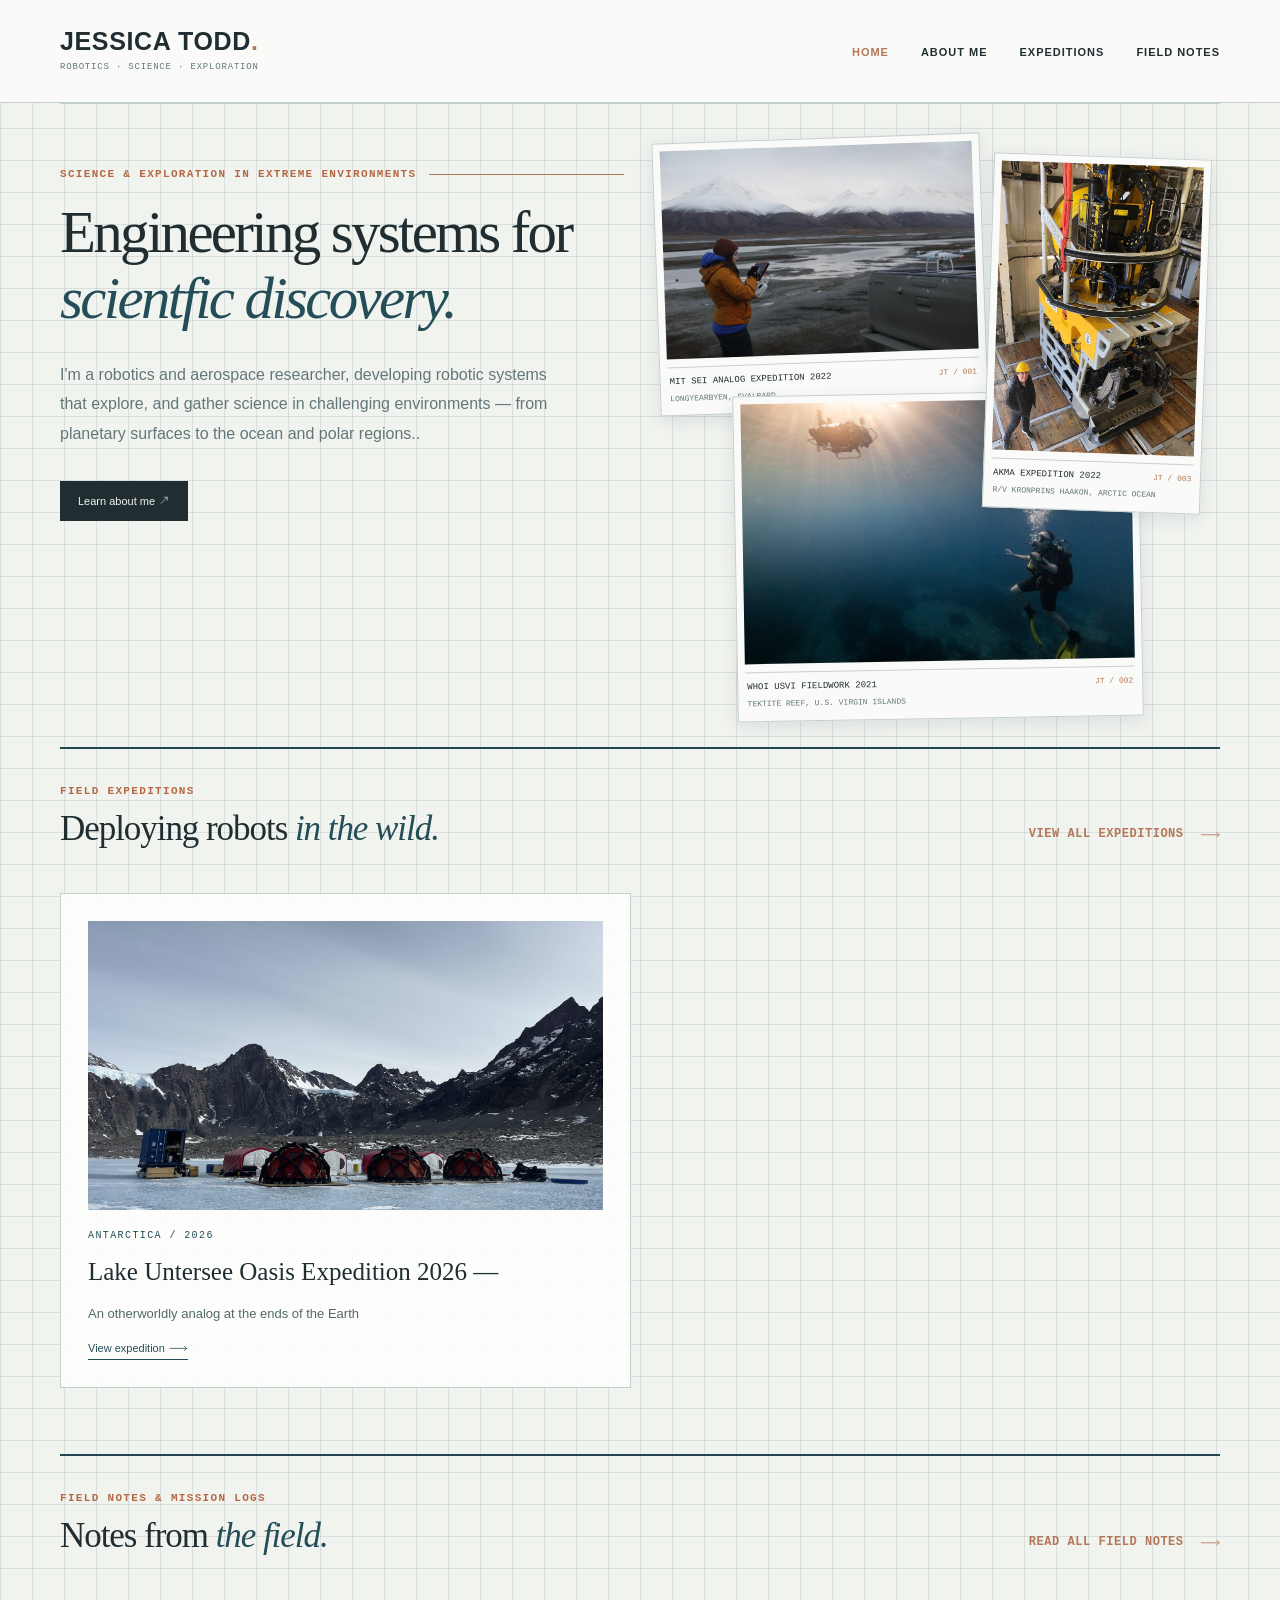
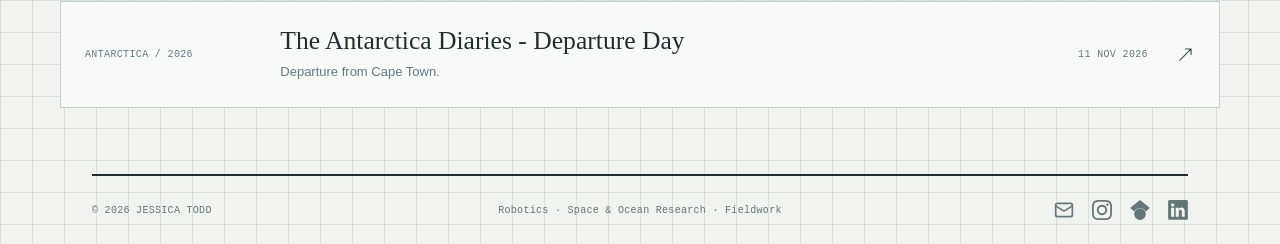
<file: index.html>
<!DOCTYPE html><html lang="en"><head><meta charset="UTF-8"><meta name="viewport" content="width=device-width, initial-scale=1"><meta name="description" content="Research, field expeditions, robotics and space exploration."><meta name="theme-color" content="#f1f3ef"><link rel="icon" type="image/svg+xml" href="/favicon.svg"><title>Jessica Todd — Research Notebook</title><link rel="stylesheet" href="/_astro/Arrow.DOM4Dn3G.css"></head><body><div class="page-shell"><header class="site-header"><a class="site-identity" href="/" aria-label="Jessica Todd — Home"><span class="wordmark">JESSICA TODD<span>.</span></span><span class="site-tagline">ROBOTICS · SCIENCE · EXPLORATION</span></a><nav aria-label="Main navigation"><a href="/" class="nav-link active">Home</a><a href="/about/" class="nav-link">About Me</a><a href="/expeditions/" class="nav-link">Expeditions</a><a href="/field-notes/" class="nav-link">Field Notes</a></nav></header><main><section class="exp-hero home-hero"><div><div class="atlas-index-line"><span class="eyebrow">SCIENCE & EXPLORATION IN EXTREME ENVIRONMENTS</span></div><h1>Engineering systems for <em>scientfic discovery.</em></h1><p class="hero-intro">I'm a robotics and aerospace researcher, developing robotic systems that explore, and gather science in challenging environments — from planetary surfaces to the ocean and polar regions..</p><div class="hero-actions"><a class="button button-dark link-with-arrow" href="/about/"><span>Learn about me </span><svg xmlns="http://www.w3.org/2000/svg" width="0.95em" height="0.95em" viewBox="0 0 24 24" fill="none" stroke="currentColor" stroke-width="1.4" stroke-linecap="round" stroke-linejoin="round" class aria-hidden="true" focusable="false"><path d="M5 19L19 5M12 5H19V12"></path></svg></a></div></div><div class="home-photo-composition" aria-label="Photographs from scientific fieldwork"><figure class="home-photo hero1"><div class="home-photo-image"><img src="/images/hero/_M7A6971.jpeg" alt="Drone surveying in Svalbard" loading="eager" decoding="async"></div><figcaption class="home-photo-caption"><div class="home-photo-caption-top"><span class="home-photo-expedition">MIT SEI ANALOG EXPEDITION 2022</span><span class="home-photo-number" aria-label="Collection photograph 001">JT / 001</span></div><span class="home-photo-location">LONGYEARBYEN, SVALBARD</span></figcaption></figure><figure class="home-photo hero2"><div class="home-photo-image"><img src="/images/hero/akma.png" alt="AEGIR ROV aboard R/V Kronprins Haakon" loading="eager" decoding="async"></div><figcaption class="home-photo-caption"><div class="home-photo-caption-top"><span class="home-photo-expedition">AKMA EXPEDITION 2022</span><span class="home-photo-number" aria-label="Collection photograph 003">JT / 003</span></div><span class="home-photo-location">R/V KRONPRINS HAAKON, ARCTIC OCEAN</span></figcaption></figure><figure class="home-photo hero3"><div class="home-photo-image"><img src="/images/hero/6D5A0852.jpg" alt="Underwater fieldwork in the U.S. Virgin Islands" loading="eager" decoding="async"></div><figcaption class="home-photo-caption"><div class="home-photo-caption-top"><span class="home-photo-expedition">WHOI USVI FIELDWORK 2021</span><span class="home-photo-number" aria-label="Collection photograph 002">JT / 002</span></div><span class="home-photo-location">TEKTITE REEF, U.S. VIRGIN ISLANDS</span></figcaption></figure></div></section><section class="section-block compact-section"><div class="section-heading"><div><p class="eyebrow">FIELD EXPEDITIONS</p><h2>Deploying robots <em>in the wild. </em></h2></div><a class="text-link link-with-arrow" href="/expeditions/"><span>View all expeditions </span><svg xmlns="http://www.w3.org/2000/svg" width="1.7em" height="0.8em" viewBox="0 0 34 16" fill="none" stroke="currentColor" stroke-width="1.4" stroke-linecap="round" stroke-linejoin="round" class aria-hidden="true" focusable="false"><path d="M2 8H32M28 4L32 8L28 12"></path></svg></a></div><div class="exp-card-grid"><a class="exp-card expedition-home-card" href="/expeditions/antarctica2026/"><img src="/images/expeditions/antarctica_2026/IMG_6200.JPG" alt="Camp SETI at Lake Untersee" loading="lazy"><p class="eyebrow">Antarctica / 2026</p><h3>Lake Untersee Oasis Expedition 2026 —</h3><p>An otherworldly analog at the ends of the Earth</p><span class="text-link link-with-arrow"><span>View expedition </span><svg xmlns="http://www.w3.org/2000/svg" width="1.7em" height="0.8em" viewBox="0 0 34 16" fill="none" stroke="currentColor" stroke-width="1.4" stroke-linecap="round" stroke-linejoin="round" class aria-hidden="true" focusable="false"><path d="M2 8H32M28 4L32 8L28 12"></path></svg></span></a></div></section><section class="section-block compact-section"><div class="section-heading"><div><p class="eyebrow">FIELD NOTES & MISSION LOGS</p><h2>Notes from <em>the field.</em></h2></div><a class="text-link link-with-arrow" href="/field-notes/"><span> Read all field notes </span><svg xmlns="http://www.w3.org/2000/svg" width="1.7em" height="0.8em" viewBox="0 0 34 16" fill="none" stroke="currentColor" stroke-width="1.4" stroke-linecap="round" stroke-linejoin="round" class aria-hidden="true" focusable="false"><path d="M2 8H32M28 4L32 8L28 12"></path></svg></a></div><!-- Horizontal field-note archive --><div class="home-fieldnotes-list"><a class="home-fieldnote-row" href="/field-notes/antarctica2026/311026/"><!-- Expedition / year --><div class="home-fieldnote-region">Antarctica / 2026</div><!-- Field-note title and description --><div class="home-fieldnote-content"><h3>The Antarctica Diaries - Departure Day</h3><p>Departure from Cape Town.</p></div><!-- Publication date and arrow --><div class="home-fieldnote-meta"><time datetime="2026-11-11">11 Nov 2026</time><span class="home-fieldnote-arrow" aria-hidden="true"><svg xmlns="http://www.w3.org/2000/svg" width="0.95em" height="0.95em" viewBox="0 0 24 24" fill="none" stroke="currentColor" stroke-width="1.4" stroke-linecap="round" stroke-linejoin="round" class aria-hidden="true" focusable="false"><path d="M5 19L19 5M12 5H19V12"></path></svg></span></div></a></div></section></main><footer class="site-footer page-shell"><div class="footer-inner"><div class="footer-left"><span>© 2026 JESSICA TODD</span></div><div class="footer-center"><span>Robotics · Space & Ocean Research · Fieldwork</span></div><div class="footer-right"><div class="social-links "><a href="mailto:jetodd@caltech.edu" aria-label="Email" title="Email"><span class="social-icon" style="--icon-url: url(&quot;/icons/email.svg&quot;)" aria-hidden="true"></span></a><a href="https://www.instagram.com/jess_thexplorer/" aria-label="Instagram" title="Instagram" target="_blank" rel="noopener noreferrer"><span class="social-icon" style="--icon-url: url(&quot;/icons/instagram.svg&quot;)" aria-hidden="true"></span></a><a href="https://scholar.google.com/citations?user=zuVELHgAAAAJ&amp;hl=en" aria-label="Google Scholar" title="Google Scholar" target="_blank" rel="noopener noreferrer"><span class="social-icon" style="--icon-url: url(&quot;/icons/googlescholar.svg&quot;)" aria-hidden="true"></span></a><a href="https://www.linkedin.com/in/jessicatodd7/" aria-label="LinkedIn" title="LinkedIn" target="_blank" rel="noopener noreferrer"><span class="social-icon" style="--icon-url: url(&quot;/icons/linkedin.svg&quot;)" aria-hidden="true"></span></a></div></div></div></footer></div></body></html>
</file>
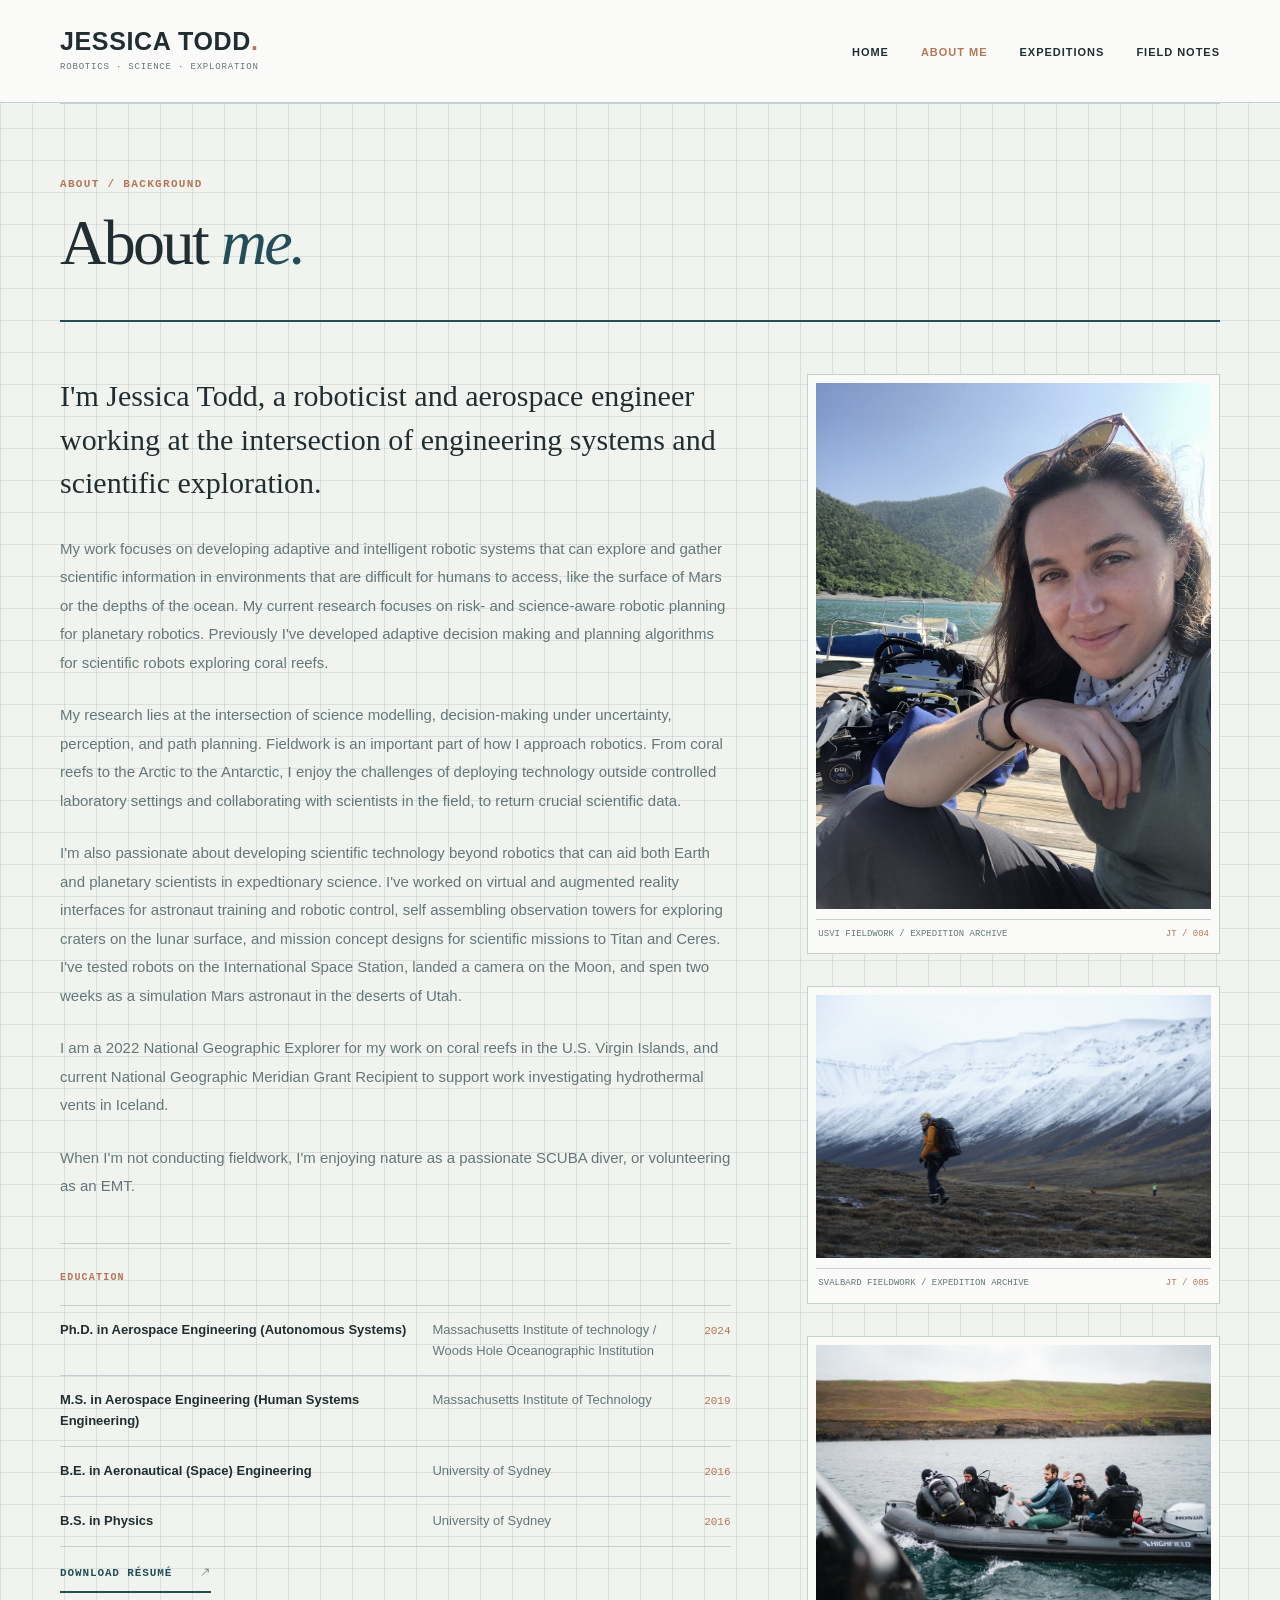
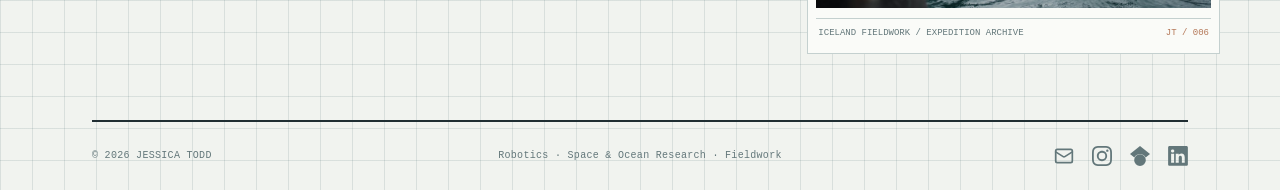
<file: about/index.html>
<!DOCTYPE html><html lang="en"><head><meta charset="UTF-8"><meta name="viewport" content="width=device-width, initial-scale=1"><meta name="description" content="Research, field expeditions, robotics and space exploration."><meta name="theme-color" content="#f1f3ef"><link rel="icon" type="image/svg+xml" href="/favicon.svg"><title>About — Jessica Todd</title><link rel="stylesheet" href="/_astro/Arrow.DOM4Dn3G.css"></head><body><div class="page-shell"><header class="site-header"><a class="site-identity" href="/" aria-label="Jessica Todd — Home"><span class="wordmark">JESSICA TODD<span>.</span></span><span class="site-tagline">ROBOTICS · SCIENCE · EXPLORATION</span></a><nav aria-label="Main navigation"><a href="/" class="nav-link">Home</a><a href="/about/" class="nav-link active">About Me</a><a href="/expeditions/" class="nav-link">Expeditions</a><a href="/field-notes/" class="nav-link">Field Notes</a></nav></header><main><section class="page-hero about-page-hero"><p class="eyebrow">ABOUT / BACKGROUND</p><h1>About <em>me.</em></h1></section><section class="about-content section-block"><div class="about-layout"><div class="about-biography"><p class="about-opening">I'm Jessica Todd, a roboticist and aerospace engineer working at the intersection of engineering systems and scientific exploration.</p><p>My work focuses on developing adaptive and intelligent robotic systems that can explore and gather scientific information in environments that are difficult for humans to access, like the surface of Mars or the depths of the ocean. My current research focuses on risk- and science-aware robotic planning for planetary robotics. Previously I've developed adaptive decision making and planning algorithms for scientific robots exploring coral reefs.</p><p>My research lies at the intersection of science modelling, decision-making under uncertainty, perception, and path planning.  Fieldwork is an important part of how I approach robotics. From coral reefs to the Arctic to the Antarctic, I enjoy the challenges of deploying technology outside controlled laboratory settings and collaborating with scientists in the field, to return crucial scientific data.</p><p>I'm also passionate about developing scientific technology beyond robotics that can aid both Earth and planetary scientists in expedtionary science. I've worked on virtual and augmented reality interfaces for astronaut training and robotic control, self assembling observation towers for exploring craters on the lunar surface, and mission concept designs for scientific missions to Titan and Ceres. I've tested robots on the International Space Station, landed a camera on the Moon, and spen two weeks as a simulation Mars astronaut in the deserts of Utah.</p><p>I am a 2022 National Geographic Explorer for my work on coral reefs in the U.S. Virgin Islands, and current National Geographic Meridian Grant Recipient to support work investigating hydrothermal vents in Iceland.</p><p>When I'm not conducting fieldwork, I'm enjoying nature as a passionate SCUBA diver, or volunteering as an EMT.</p><div class="about-education"><p class="about-meta-heading">EDUCATION</p><div class="education-list"><div class="education-entry"><span class="education-degree">Ph.D. in Aerospace Engineering (Autonomous Systems)</span><span class="education-university">Massachusetts Institute of technology / Woods Hole Oceanographic Institution</span><span class="education-year">2024</span></div><div class="education-entry"><span class="education-degree">M.S. in Aerospace Engineering (Human Systems Engineering)</span><span class="education-university">Massachusetts Institute of Technology</span><span class="education-year">2019</span></div><div class="education-entry"><span class="education-degree">B.E. in Aeronautical (Space) Engineering </span><span class="education-university">University of Sydney</span><span class="education-year">2016</span></div><div class="education-entry"><span class="education-degree">B.S. in Physics </span><span class="education-university">University of Sydney</span><span class="education-year">2016</span></div></div></div><a href="/documents/Jessica_Todd_Resume.pdf" class="about-resume-link link-with-arrow" target="_blank" rel="noopener noreferrer"><span>DOWNLOAD RÉSUMÉ</span><svg xmlns="http://www.w3.org/2000/svg" width="0.95em" height="0.95em" viewBox="0 0 24 24" fill="none" stroke="currentColor" stroke-width="1.4" stroke-linecap="round" stroke-linejoin="round" class aria-hidden="true" focusable="false"><path d="M5 19L19 5M12 5H19V12"></path></svg></a></div><aside class="about-photo-column" aria-label="Photographs of Jessica"><figure class="about-photo"><img src="/images/about/IMG_9008.JPG" alt="During scientific fieldwork in USVI" loading="lazy"><figcaption><span>USVI FIELDWORK / EXPEDITION ARCHIVE</span><span class="about-photo-number">JT / 004</span></figcaption></figure><figure class="about-photo"><img src="/images/about/_M7A4501.jpeg" alt="Hiking to a fieldsite in Svalbard." loading="lazy"><figcaption><span>SVALBARD FIELDWORK / EXPEDITION ARCHIVE</span><span class="about-photo-number">JT / 005</span></figcaption></figure><figure class="about-photo"><img src="/images/about/iceland-2025.jpg" alt="Scientific diving in Iceland." loading="lazy"><figcaption><span>ICELAND FIELDWORK / EXPEDITION ARCHIVE</span><span class="about-photo-number">JT / 006</span></figcaption></figure></aside></div></section></main><footer class="site-footer page-shell"><div class="footer-inner"><div class="footer-left"><span>© 2026 JESSICA TODD</span></div><div class="footer-center"><span>Robotics · Space & Ocean Research · Fieldwork</span></div><div class="footer-right"><div class="social-links "><a href="mailto:jetodd@caltech.edu" aria-label="Email" title="Email"><span class="social-icon" style="--icon-url: url(&quot;/icons/email.svg&quot;)" aria-hidden="true"></span></a><a href="https://www.instagram.com/jess_thexplorer/" aria-label="Instagram" title="Instagram" target="_blank" rel="noopener noreferrer"><span class="social-icon" style="--icon-url: url(&quot;/icons/instagram.svg&quot;)" aria-hidden="true"></span></a><a href="https://scholar.google.com/citations?user=zuVELHgAAAAJ&amp;hl=en" aria-label="Google Scholar" title="Google Scholar" target="_blank" rel="noopener noreferrer"><span class="social-icon" style="--icon-url: url(&quot;/icons/googlescholar.svg&quot;)" aria-hidden="true"></span></a><a href="https://www.linkedin.com/in/jessicatodd7/" aria-label="LinkedIn" title="LinkedIn" target="_blank" rel="noopener noreferrer"><span class="social-icon" style="--icon-url: url(&quot;/icons/linkedin.svg&quot;)" aria-hidden="true"></span></a></div></div></div></footer></div></body></html>
</file>
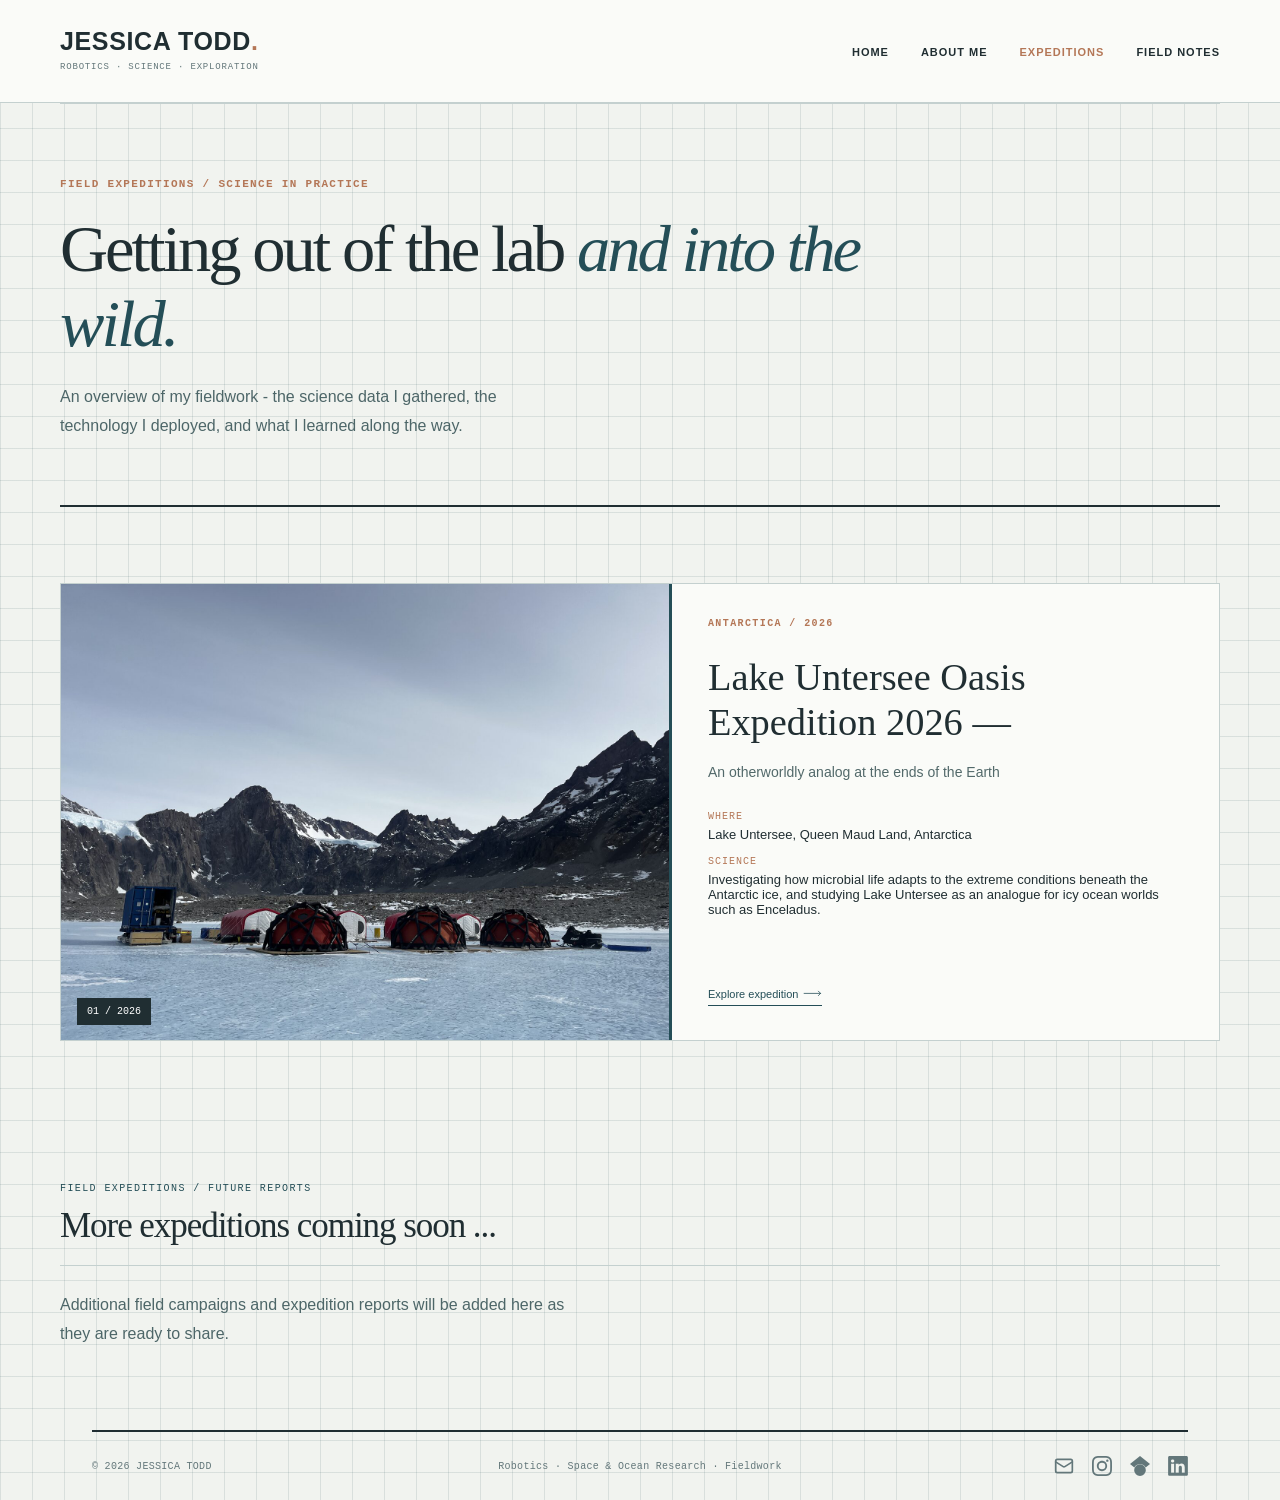
<file: expeditions/index.html>
<!DOCTYPE html><html lang="en"><head><meta charset="UTF-8"><meta name="viewport" content="width=device-width, initial-scale=1"><meta name="description" content="Research, field expeditions, robotics and space exploration."><meta name="theme-color" content="#f1f3ef"><link rel="icon" type="image/svg+xml" href="/favicon.svg"><title>Field expeditions — YOUR NAME</title><link rel="stylesheet" href="/_astro/Arrow.DOM4Dn3G.css"></head><body><div class="page-shell"><header class="site-header"><a class="site-identity" href="/" aria-label="Jessica Todd — Home"><span class="wordmark">JESSICA TODD<span>.</span></span><span class="site-tagline">ROBOTICS · SCIENCE · EXPLORATION</span></a><nav aria-label="Main navigation"><a href="/" class="nav-link">Home</a><a href="/about/" class="nav-link">About Me</a><a href="/expeditions/" class="nav-link active">Expeditions</a><a href="/field-notes/" class="nav-link">Field Notes</a></nav></header><main><section class="page-hero"><p class="eyebrow">FIELD EXPEDITIONS / SCIENCE IN PRACTICE</p><h1>Getting out of the lab <em>and into the wild.</em></h1><p class="page-lede">An overview of my fieldwork - the science data I gathered, the technology I deployed, and what I learned along the way. </p></section><section class="section-block expedition-index"><a class="expedition-feature" href="/expeditions/antarctica2026/"><div class="expedition-feature-image"><img src="/images/expeditions/antarctica_2026/IMG_6200.JPG" alt="Camp SETI at Lake Untersee" loading="eager"><span class="expedition-image-index">01 / 2026</span></div><div class="expedition-feature-copy"><p class="eyebrow">Antarctica / 2026</p><h2>Lake Untersee Oasis Expedition 2026 —</h2><p class="expedition-subtitle">An otherworldly analog at the ends of the Earth</p><div class="expedition-meta"><span><strong>WHERE</strong>Lake Untersee, Queen Maud Land, Antarctica</span><span><strong>SCIENCE</strong>Investigating how microbial life adapts to the extreme conditions beneath the Antarctic ice, and studying Lake Untersee as an analogue for icy ocean worlds such as Enceladus.</span></div><span class="text-link link-with-arrow"><span>Explore expedition</span><svg xmlns="http://www.w3.org/2000/svg" width="1.7em" height="0.8em" viewBox="0 0 34 16" fill="none" stroke="currentColor" stroke-width="1.4" stroke-linecap="round" stroke-linejoin="round" class aria-hidden="true" focusable="false"><path d="M2 8H32M28 4L32 8L28 12"></path></svg></span></div></a></section><section class="section-block compact-section"><div class="section-heading"><div><p class="eyebrow">FIELD EXPEDITIONS / FUTURE REPORTS</p><h2>More expeditions coming soon ... </h2></div></div><p class="page-lede">Additional field campaigns and expedition reports will be added here as they are ready to share.</p></section></main><footer class="site-footer page-shell"><div class="footer-inner"><div class="footer-left"><span>© 2026 JESSICA TODD</span></div><div class="footer-center"><span>Robotics · Space & Ocean Research · Fieldwork</span></div><div class="footer-right"><div class="social-links "><a href="mailto:jetodd@caltech.edu" aria-label="Email" title="Email"><span class="social-icon" style="--icon-url: url(&quot;/icons/email.svg&quot;)" aria-hidden="true"></span></a><a href="https://www.instagram.com/jess_thexplorer/" aria-label="Instagram" title="Instagram" target="_blank" rel="noopener noreferrer"><span class="social-icon" style="--icon-url: url(&quot;/icons/instagram.svg&quot;)" aria-hidden="true"></span></a><a href="https://scholar.google.com/citations?user=zuVELHgAAAAJ&amp;hl=en" aria-label="Google Scholar" title="Google Scholar" target="_blank" rel="noopener noreferrer"><span class="social-icon" style="--icon-url: url(&quot;/icons/googlescholar.svg&quot;)" aria-hidden="true"></span></a><a href="https://www.linkedin.com/in/jessicatodd7/" aria-label="LinkedIn" title="LinkedIn" target="_blank" rel="noopener noreferrer"><span class="social-icon" style="--icon-url: url(&quot;/icons/linkedin.svg&quot;)" aria-hidden="true"></span></a></div></div></div></footer></div></body></html>
</file>
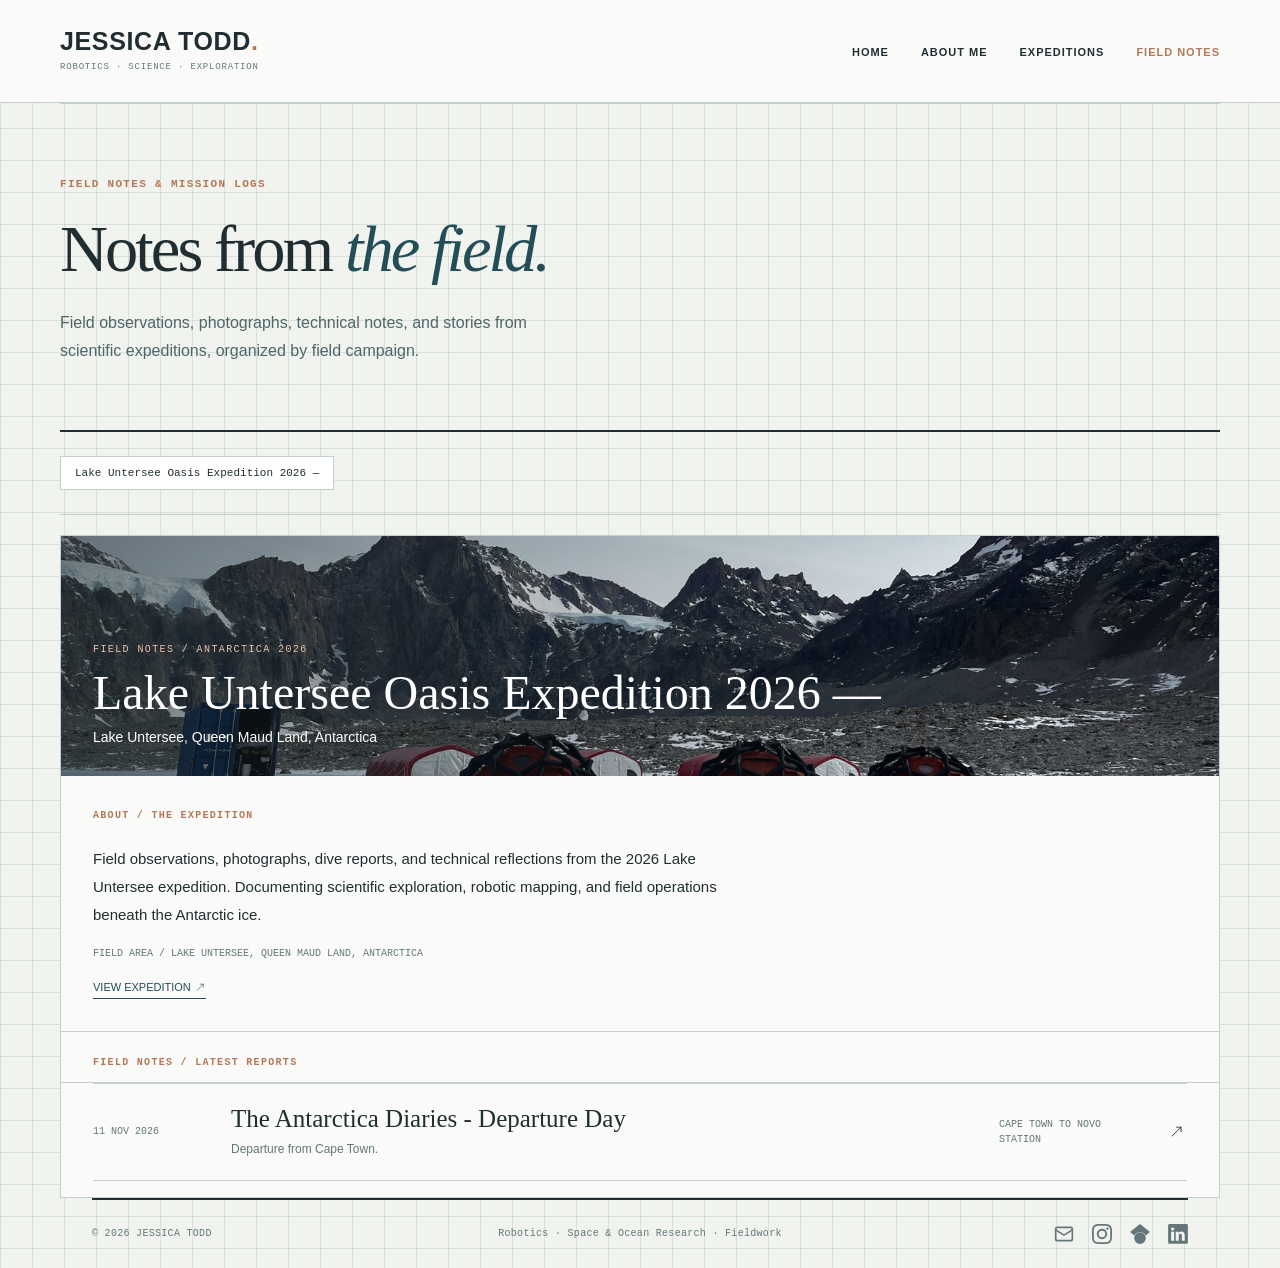
<file: field-notes/index.html>
<!DOCTYPE html><html lang="en"><head><meta charset="UTF-8"><meta name="viewport" content="width=device-width, initial-scale=1"><meta name="description" content="Research, field expeditions, robotics and space exploration."><meta name="theme-color" content="#f1f3ef"><link rel="icon" type="image/svg+xml" href="/favicon.svg"><title>Field notes — Jessica Todd</title><link rel="stylesheet" href="/_astro/Arrow.DOM4Dn3G.css"></head><body><div class="page-shell"><header class="site-header"><a class="site-identity" href="/" aria-label="Jessica Todd — Home"><span class="wordmark">JESSICA TODD<span>.</span></span><span class="site-tagline">ROBOTICS · SCIENCE · EXPLORATION</span></a><nav aria-label="Main navigation"><a href="/" class="nav-link">Home</a><a href="/about/" class="nav-link">About Me</a><a href="/expeditions/" class="nav-link">Expeditions</a><a href="/field-notes/" class="nav-link active">Field Notes</a></nav></header><main><section class="page-hero"><p class="eyebrow">FIELD NOTES & MISSION LOGS</p><h1>Notes from <em>the field.</em></h1><p class="page-lede">Field observations, photographs, technical notes, and stories from scientific expeditions, organized by field campaign.</p></section><nav class="trip-tabs" aria-label="Field note collections"><a href="#antarctica2026">Lake Untersee Oasis Expedition 2026 —</a></nav><div class="field-note-collections"><section class="field-note-collection fn-preview-collection" id="antarctica2026"><!-- EXPEDITION BANNER --><div class="fn-expedition-banner"><img src="/images/expeditions/antarctica_2026/IMG_6200.JPG" alt="Antarctic field camp at Lake Untersee" loading="lazy" style="object-position:center 65%"><div class="fn-banner-caption"><p class="eyebrow">FIELD NOTES / ANTARCTICA 2026</p><h2>Lake Untersee Oasis Expedition 2026 —</h2><p>Lake Untersee, Queen Maud Land, Antarctica</p></div></div><!-- EXPEDITION OVERVIEW --><div class="fn-expedition-overview"><div class="fn-overview-copy"><p class="eyebrow">ABOUT / THE EXPEDITION</p><p>Field observations, photographs, dive reports, and technical reflections from the 2026 Lake Untersee expedition. Documenting scientific exploration, robotic mapping, and field operations beneath the Antarctic ice.</p><p class="fn-overview-meta">FIELD AREA / LAKE UNTERSEE, QUEEN MAUD LAND, ANTARCTICA</p><a class="text-link link-with-arrow" href="/expeditions/antarctica2026/"><span>VIEW EXPEDITION </span><svg xmlns="http://www.w3.org/2000/svg" width="0.95em" height="0.95em" viewBox="0 0 24 24" fill="none" stroke="currentColor" stroke-width="1.4" stroke-linecap="round" stroke-linejoin="round" class aria-hidden="true" focusable="false"><path d="M5 19L19 5M12 5H19V12"></path></svg></a></div></div><!-- FIELD REPORTS --><div class="fn-report-heading eyebrow">FIELD NOTES / LATEST REPORTS</div><div class="field-note-list"><a class="field-note-row" href="/field-notes/antarctica2026/311026/"><!-- PUBLICATION DATE --><span class="fn-report-date">11 Nov 2026</span><!-- REPORT CONTENT --><div class="field-note-row-content"><h3>The Antarctica Diaries - Departure Day</h3><p>Departure from Cape Town.</p></div><!-- LOCATION --><span class="fn-report-location">Cape Town to Novo Station</span><!-- ARROW --><span class="field-note-row-arrow" aria-hidden="true"><svg xmlns="http://www.w3.org/2000/svg" width="0.95em" height="0.95em" viewBox="0 0 24 24" fill="none" stroke="currentColor" stroke-width="1.4" stroke-linecap="round" stroke-linejoin="round" class aria-hidden="true" focusable="false"><path d="M5 19L19 5M12 5H19V12"></path></svg></span></a></div></section></div></main><footer class="site-footer page-shell"><div class="footer-inner"><div class="footer-left"><span>© 2026 JESSICA TODD</span></div><div class="footer-center"><span>Robotics · Space & Ocean Research · Fieldwork</span></div><div class="footer-right"><div class="social-links "><a href="mailto:jetodd@caltech.edu" aria-label="Email" title="Email"><span class="social-icon" style="--icon-url: url(&quot;/icons/email.svg&quot;)" aria-hidden="true"></span></a><a href="https://www.instagram.com/jess_thexplorer/" aria-label="Instagram" title="Instagram" target="_blank" rel="noopener noreferrer"><span class="social-icon" style="--icon-url: url(&quot;/icons/instagram.svg&quot;)" aria-hidden="true"></span></a><a href="https://scholar.google.com/citations?user=zuVELHgAAAAJ&amp;hl=en" aria-label="Google Scholar" title="Google Scholar" target="_blank" rel="noopener noreferrer"><span class="social-icon" style="--icon-url: url(&quot;/icons/googlescholar.svg&quot;)" aria-hidden="true"></span></a><a href="https://www.linkedin.com/in/jessicatodd7/" aria-label="LinkedIn" title="LinkedIn" target="_blank" rel="noopener noreferrer"><span class="social-icon" style="--icon-url: url(&quot;/icons/linkedin.svg&quot;)" aria-hidden="true"></span></a></div></div></div></footer></div></body></html>
</file>
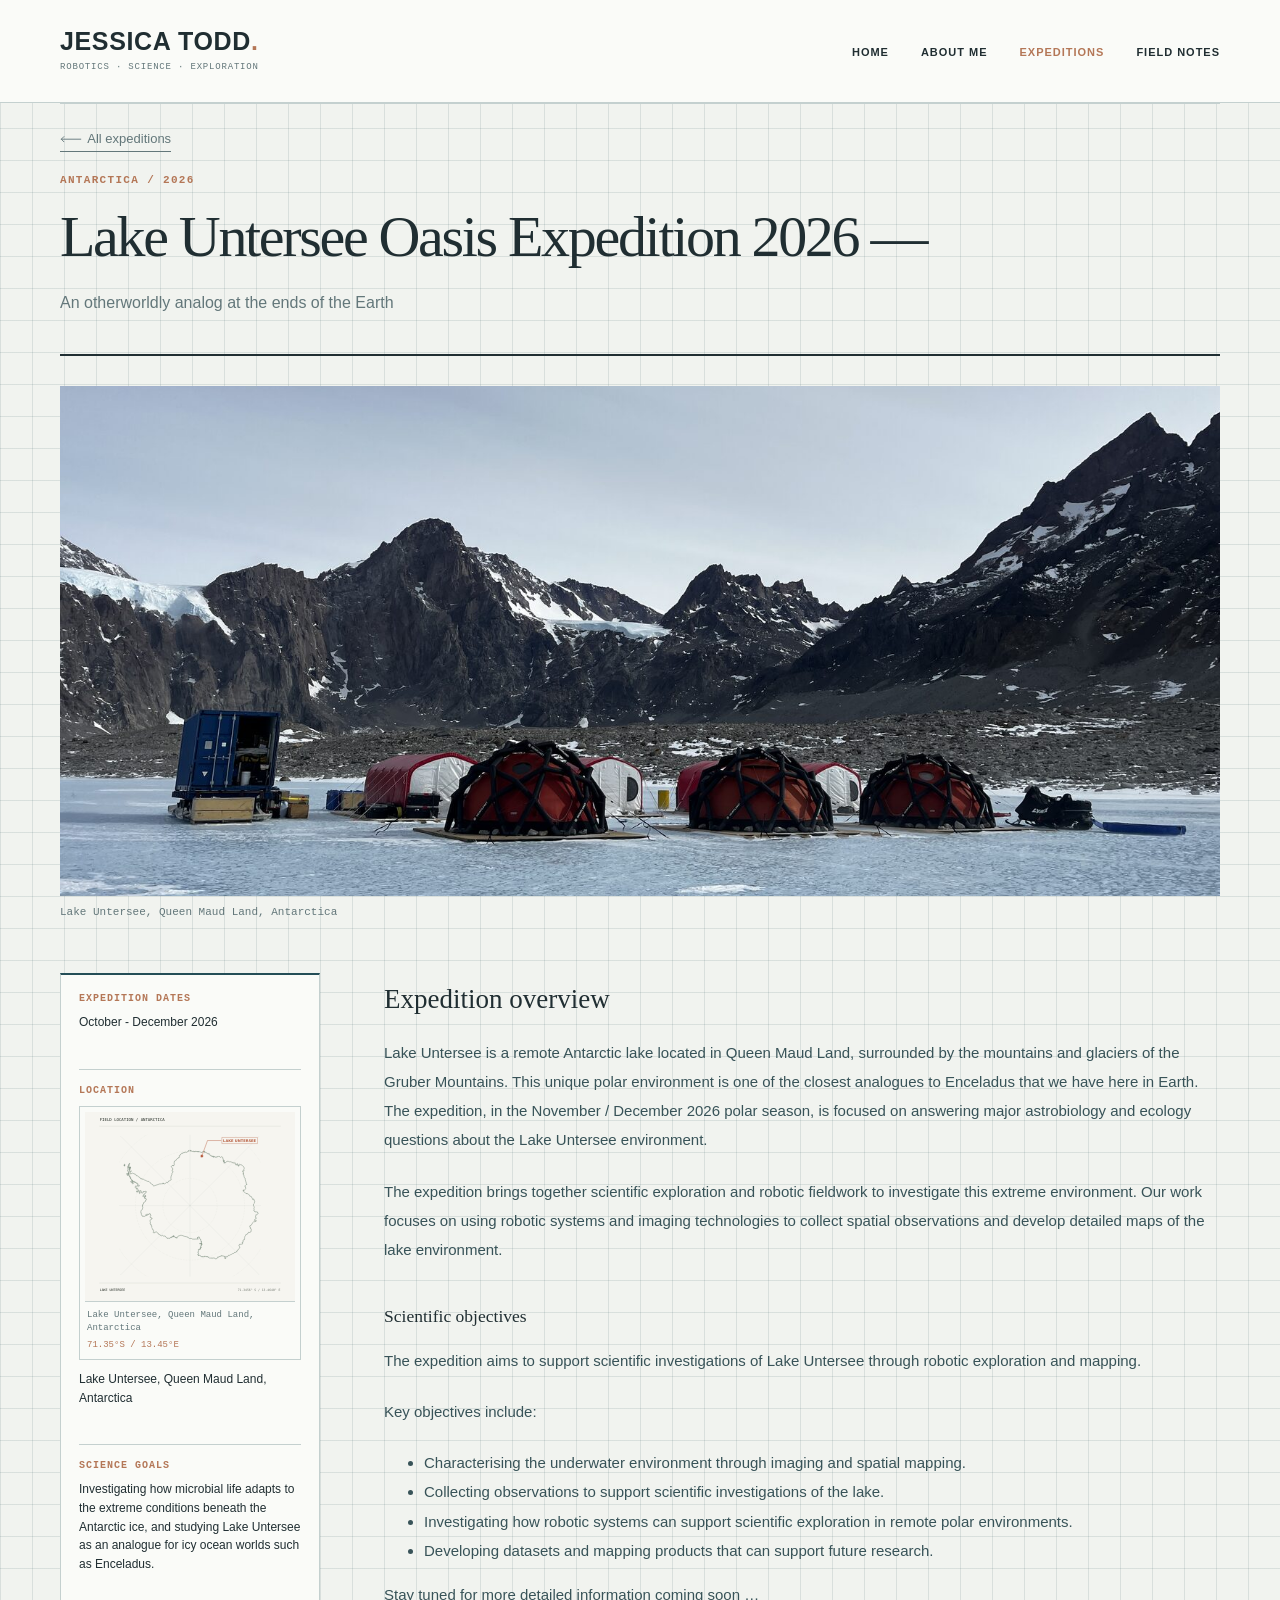
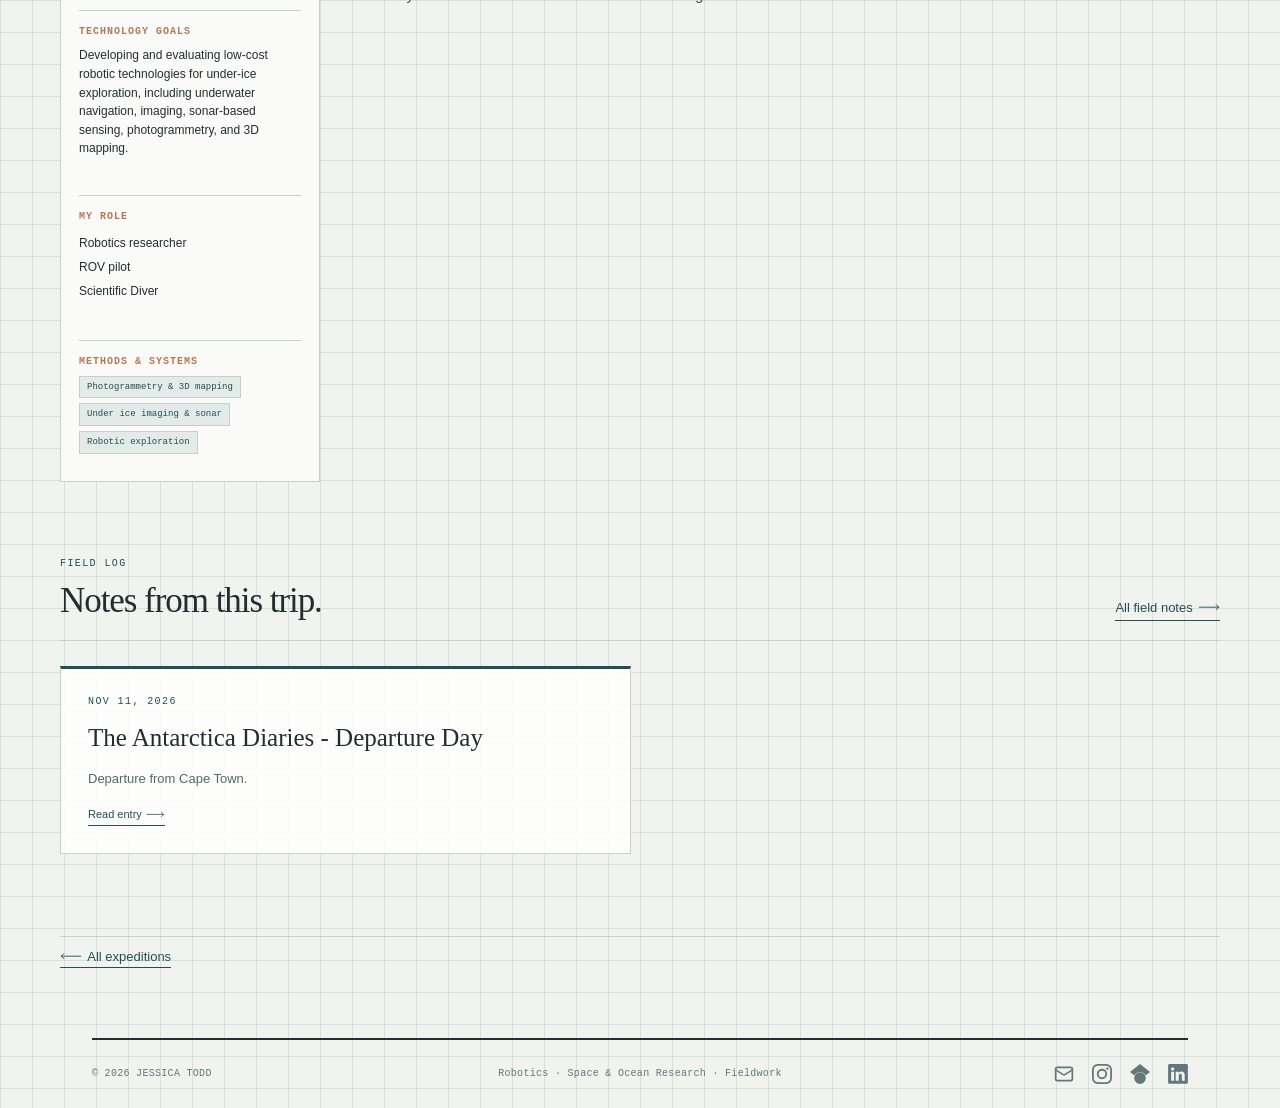
<file: expeditions/antarctica2026/index.html>
<!DOCTYPE html><html lang="en"><head><meta charset="UTF-8"><meta name="viewport" content="width=device-width, initial-scale=1"><meta name="description" content="Research, field expeditions, robotics and space exploration."><meta name="theme-color" content="#f1f3ef"><link rel="icon" type="image/svg+xml" href="/favicon.svg"><title>Lake Untersee Oasis Expedition 2026 — — Field expeditions</title><link rel="stylesheet" href="/_astro/Arrow.DOM4Dn3G.css"></head><body><div class="page-shell"><header class="site-header"><a class="site-identity" href="/" aria-label="Jessica Todd — Home"><span class="wordmark">JESSICA TODD<span>.</span></span><span class="site-tagline">ROBOTICS · SCIENCE · EXPLORATION</span></a><nav aria-label="Main navigation"><a href="/" class="nav-link">Home</a><a href="/about/" class="nav-link">About Me</a><a href="/expeditions/" class="nav-link active">Expeditions</a><a href="/field-notes/" class="nav-link">Field Notes</a></nav></header><main><article class="expedition-detail"><!-- BACK LINK --><a class="back-link link-with-arrow" href="/expeditions/"><svg xmlns="http://www.w3.org/2000/svg" width="1.7em" height="0.8em" viewBox="0 0 34 16" fill="none" stroke="currentColor" stroke-width="1.4" stroke-linecap="round" stroke-linejoin="round" class aria-hidden="true" focusable="false"><path d="M32 8H2M6 4L2 8L6 12"></path></svg><span>All expeditions</span></a><!-- EXPEDITION HEADER --><header class="article-header"><p class="eyebrow">Antarctica / 2026</p><h1>Lake Untersee Oasis Expedition 2026 —</h1><p class="article-deck">An otherworldly analog at the ends of the Earth</p></header><!-- EXPEDITION HERO PHOTO --><figure class="expedition-hero-photo"><img src="/images/expeditions/antarctica_2026/IMG_6200.JPG" alt="Camp SETI at Lake Untersee" style="object-position:center 70%" fetchpriority="high"><figcaption>Lake Untersee, Queen Maud Land, Antarctica</figcaption></figure><!-- EXPEDITION DETAILS --><div class="expedition-detail-layout"><!-- FIELD NOTEBOOK SIDEBAR --><aside class="expedition-facts expedition-notebook"><!-- EXPEDITION DATES --><section class="notebook-entry"><h3 class="notebook-entry-heading">EXPEDITION DATES</h3><p>October - December 2026</p></section><!-- LOCATION --><section class="notebook-entry"><h3 class="notebook-entry-heading">LOCATION</h3><figure class="notebook-map"><img src="/maps/antarctica-lake-untersee.svg" alt="Locator map showing Lake Untersee, Queen Maud Land, Antarctica" loading="lazy"><figcaption><span>Lake Untersee, Queen Maud Land, Antarctica</span><span class="notebook-coordinates">71.35°S / 13.45°E</span></figcaption></figure><p>Lake Untersee, Queen Maud Land, Antarctica</p></section><!-- SCIENCE GOALS --><section class="notebook-entry"><h3 class="notebook-entry-heading">SCIENCE GOALS</h3><p>Investigating how microbial life adapts to the extreme conditions beneath the Antarctic ice, and studying Lake Untersee as an analogue for icy ocean worlds such as Enceladus.</p></section><!-- TECHNOLOGY GOALS --><section class="notebook-entry"><h3 class="notebook-entry-heading">TECHNOLOGY GOALS</h3><p>Developing and evaluating low-cost robotic technologies for under-ice exploration, including underwater navigation, imaging, sonar-based sensing, photogrammetry, and 3D mapping.</p></section><!-- MY ROLE --><section class="notebook-entry"><h3 class="notebook-entry-heading">MY ROLE</h3><ul class="notebook-role-list"><li>Robotics researcher</li><li>ROV pilot</li><li>Scientific Diver</li></ul></section><!-- METHODS & SYSTEMS --><section class="notebook-entry"><h3 class="notebook-entry-heading">METHODS &amp; SYSTEMS</h3><div class="notebook-methods"><span>Photogrammetry &amp; 3D mapping</span><span>Under ice imaging &amp; sonar</span><span>Robotic exploration</span></div></section></aside><!-- MAIN EXPEDITION NARRATIVE --><div class="article-body"><h2 id="expedition-overview">Expedition overview</h2>
<p>Lake Untersee is a remote Antarctic lake located in Queen Maud Land, surrounded by the mountains and glaciers of the Gruber Mountains. This unique polar environment is one of the
closest analogues to Enceladus that we have here in Earth. The expedition, in the November /
December 2026 polar season, is focused on answering major astrobiology and ecology questions
about the Lake Untersee environment.</p>
<p>The expedition brings together scientific exploration and robotic fieldwork to investigate this extreme environment. Our work focuses on using robotic systems and imaging technologies to collect spatial observations and develop detailed maps of the lake environment.</p>
<h3 id="scientific-objectives">Scientific objectives</h3>
<p>The expedition aims to support scientific investigations of Lake Untersee through robotic exploration and mapping.</p>
<p>Key objectives include:</p>
<ul>
<li>Characterising the underwater environment through imaging and spatial mapping.</li>
<li>Collecting observations to support scientific investigations of the lake.</li>
<li>Investigating how robotic systems can support scientific exploration in remote polar environments.</li>
<li>Developing datasets and mapping products that can support future research.</li>
</ul>
<p>Stay tuned for more detailed information coming soon …</p>
</div></div><!-- FIELD PHOTOGRAPHS --><!-- RELATED FIELD NOTES --><section class="section-block compact-section"><div class="section-heading"><div><p class="eyebrow">FIELD LOG</p><h2>Notes from this trip.</h2></div><a class="text-link link-with-arrow" href="/field-notes/"><span>All field notes </span><svg xmlns="http://www.w3.org/2000/svg" width="1.7em" height="0.8em" viewBox="0 0 34 16" fill="none" stroke="currentColor" stroke-width="1.4" stroke-linecap="round" stroke-linejoin="round" class aria-hidden="true" focusable="false"><path d="M2 8H32M28 4L32 8L28 12"></path></svg></a></div><div class="exp-card-grid"><a class="exp-card" href="/field-notes/antarctica2026/311026/"><p class="eyebrow">Nov 11, 2026</p><h3>The Antarctica Diaries - Departure Day</h3><p>Departure from Cape Town.</p><span class="text-link link-with-arrow"><span>Read entry</span><svg xmlns="http://www.w3.org/2000/svg" width="1.7em" height="0.8em" viewBox="0 0 34 16" fill="none" stroke="currentColor" stroke-width="1.4" stroke-linecap="round" stroke-linejoin="round" class aria-hidden="true" focusable="false"><path d="M2 8H32M28 4L32 8L28 12"></path></svg></span></a></div></section><!-- FOOTER --><footer class="article-end"><a href="/expeditions/" class="link-with-arrow"><svg xmlns="http://www.w3.org/2000/svg" width="1.7em" height="0.8em" viewBox="0 0 34 16" fill="none" stroke="currentColor" stroke-width="1.4" stroke-linecap="round" stroke-linejoin="round" class aria-hidden="true" focusable="false"><path d="M32 8H2M6 4L2 8L6 12"></path></svg><span>All expeditions</span></a></footer></article></main><footer class="site-footer page-shell"><div class="footer-inner"><div class="footer-left"><span>© 2026 JESSICA TODD</span></div><div class="footer-center"><span>Robotics · Space & Ocean Research · Fieldwork</span></div><div class="footer-right"><div class="social-links "><a href="mailto:jetodd@caltech.edu" aria-label="Email" title="Email"><span class="social-icon" style="--icon-url: url(&quot;/icons/email.svg&quot;)" aria-hidden="true"></span></a><a href="https://www.instagram.com/jess_thexplorer/" aria-label="Instagram" title="Instagram" target="_blank" rel="noopener noreferrer"><span class="social-icon" style="--icon-url: url(&quot;/icons/instagram.svg&quot;)" aria-hidden="true"></span></a><a href="https://scholar.google.com/citations?user=zuVELHgAAAAJ&amp;hl=en" aria-label="Google Scholar" title="Google Scholar" target="_blank" rel="noopener noreferrer"><span class="social-icon" style="--icon-url: url(&quot;/icons/googlescholar.svg&quot;)" aria-hidden="true"></span></a><a href="https://www.linkedin.com/in/jessicatodd7/" aria-label="LinkedIn" title="LinkedIn" target="_blank" rel="noopener noreferrer"><span class="social-icon" style="--icon-url: url(&quot;/icons/linkedin.svg&quot;)" aria-hidden="true"></span></a></div></div></div></footer></div></body></html>
</file>
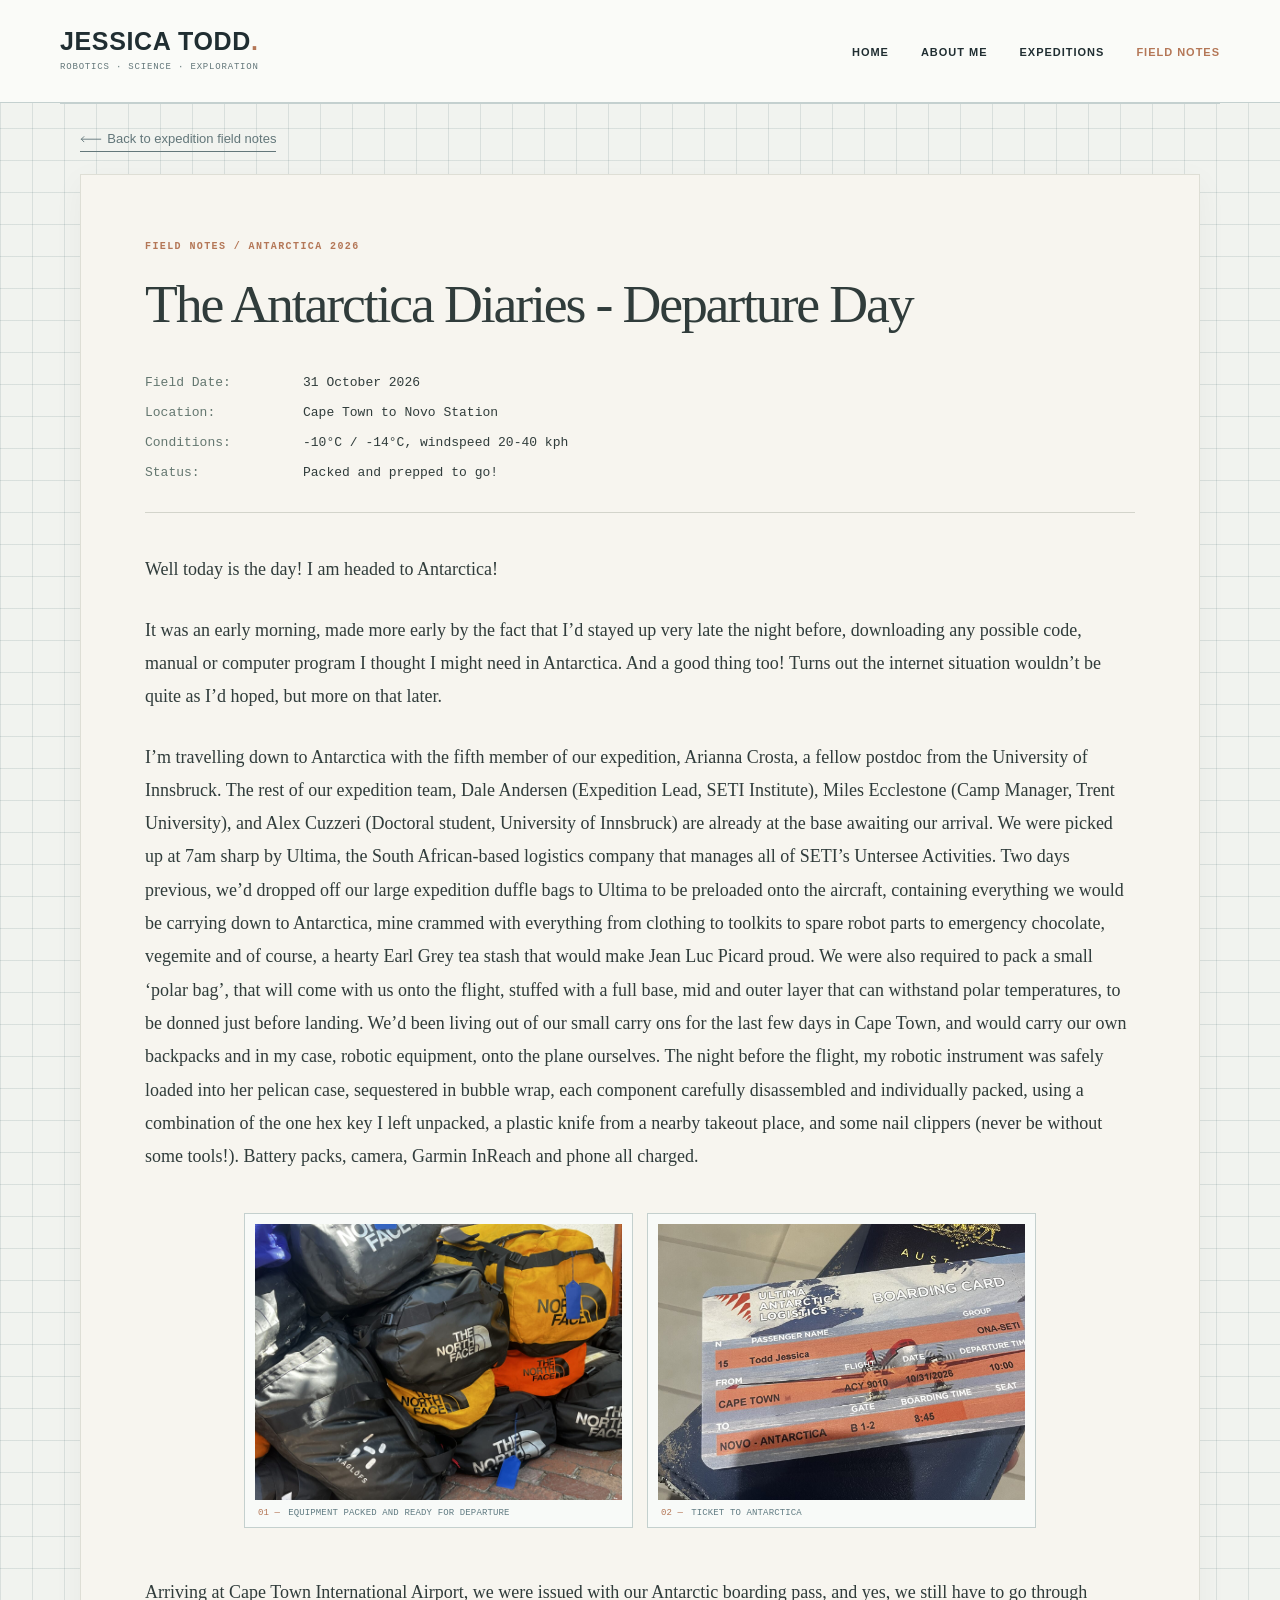
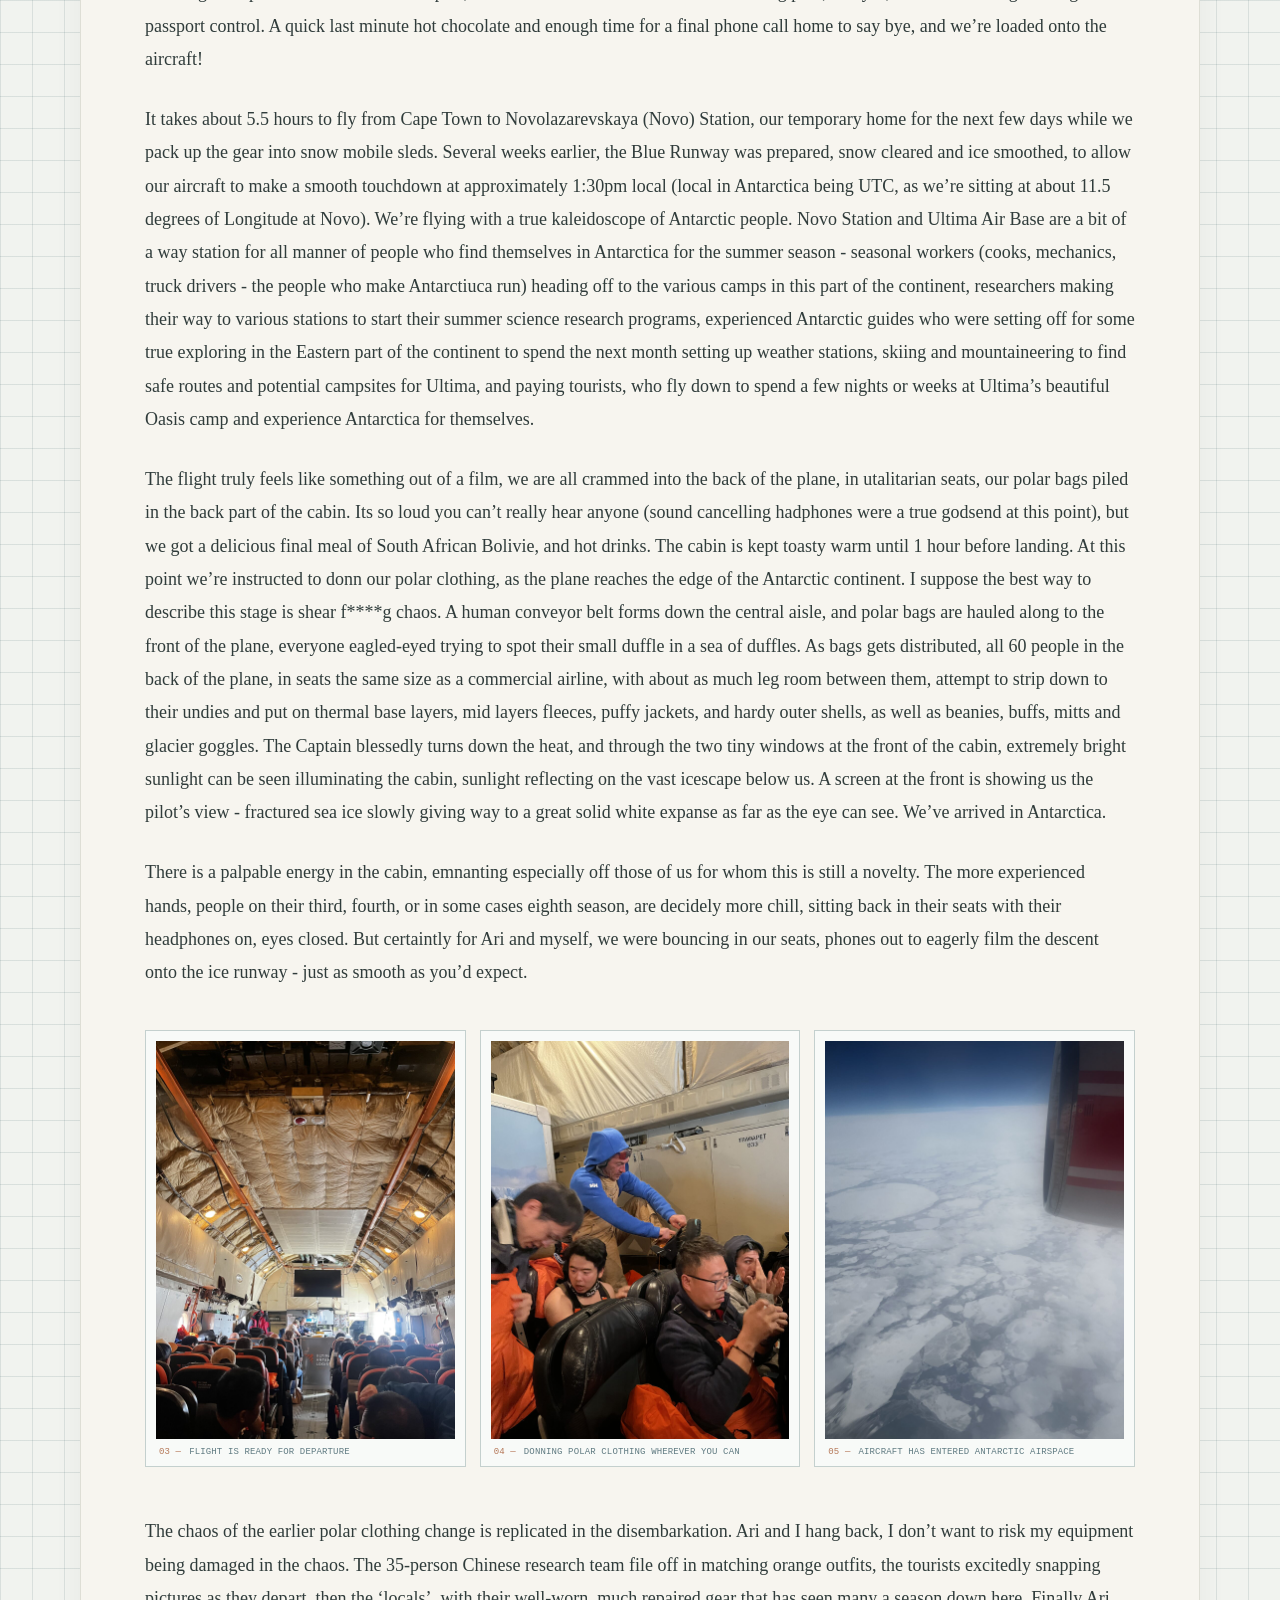
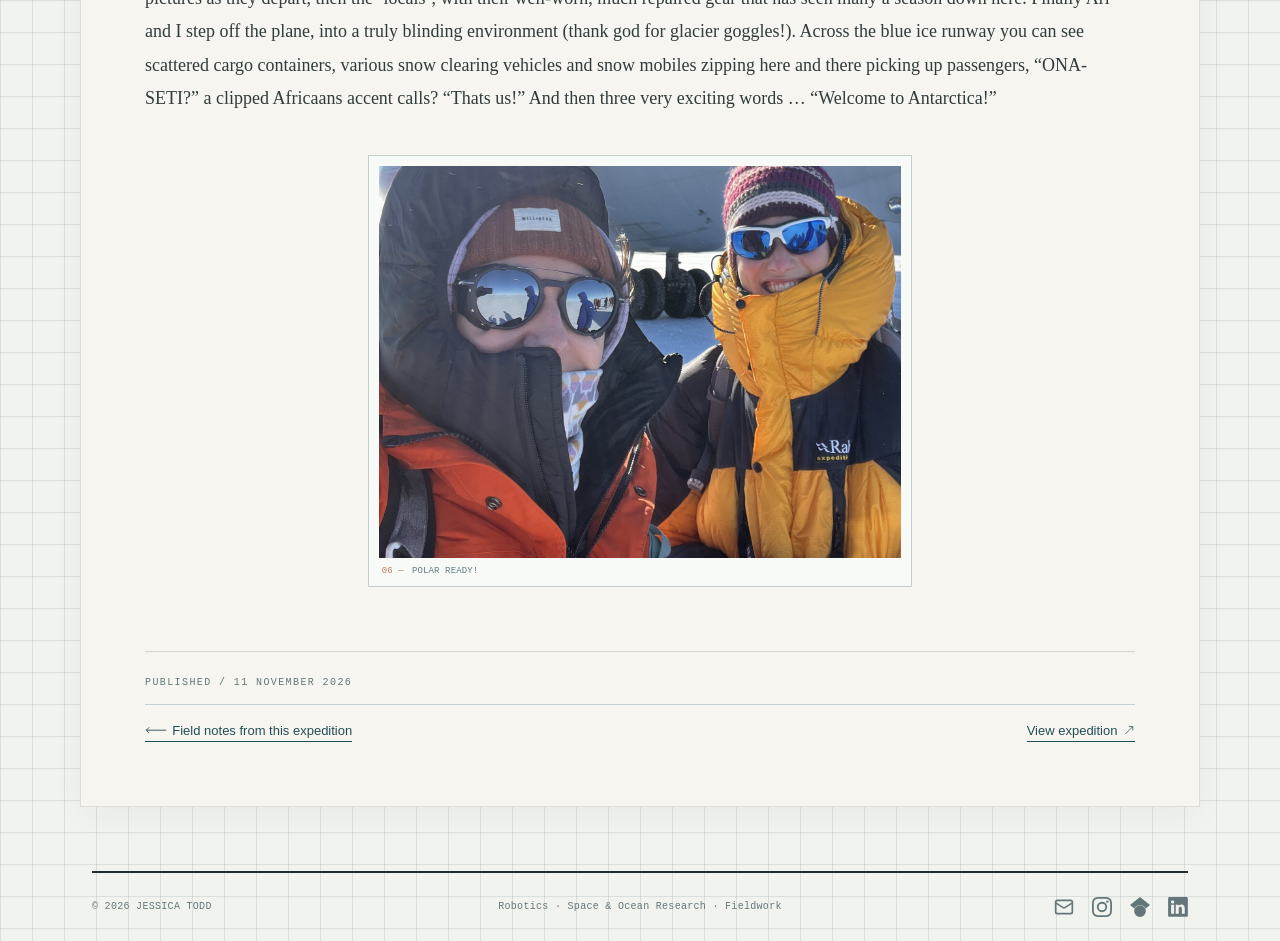
<file: field-notes/antarctica2026/311026/index.html>
<!DOCTYPE html><html lang="en"><head><meta charset="UTF-8"><meta name="viewport" content="width=device-width, initial-scale=1"><meta name="description" content="Research, field expeditions, robotics and space exploration."><meta name="theme-color" content="#f1f3ef"><link rel="icon" type="image/svg+xml" href="/favicon.svg"><title>The Antarctica Diaries - Departure Day — Field notes</title><link rel="stylesheet" href="/_astro/Arrow.DOM4Dn3G.css"></head><body><div class="page-shell"><header class="site-header"><a class="site-identity" href="/" aria-label="Jessica Todd — Home"><span class="wordmark">JESSICA TODD<span>.</span></span><span class="site-tagline">ROBOTICS · SCIENCE · EXPLORATION</span></a><nav aria-label="Main navigation"><a href="/" class="nav-link">Home</a><a href="/about/" class="nav-link">About Me</a><a href="/expeditions/" class="nav-link">Expeditions</a><a href="/field-notes/" class="nav-link active">Field Notes</a></nav></header><main><div class="field-entry-navigation"><a class="back-link link-with-arrow" href="/field-notes/#antarctica2026"><svg xmlns="http://www.w3.org/2000/svg" width="1.7em" height="0.8em" viewBox="0 0 34 16" fill="none" stroke="currentColor" stroke-width="1.4" stroke-linecap="round" stroke-linejoin="round" class aria-hidden="true" focusable="false"><path d="M32 8H2M6 4L2 8L6 12"></path></svg><span>Back to expedition field notes </span></a></div><article class="field-article field-entry field-entry--journal"><!-- =====================================
         ARTICLE HEADER
         ===================================== --><header class="article-header field-entry-header"><p class="eyebrow">FIELD NOTES / ANTARCTICA 2026</p><h1>The Antarctica Diaries - Departure Day</h1><!-- Description retained only for photographic reports --></header><!-- =====================================
         ARTICLE CONTENT
         ===================================== --><!-- =====================================
             TRADITIONAL FIELD JOURNAL
             ===================================== --><!-- FIELD RECORD — JOTTED OBSERVATIONS --><dl class="field-journal-record"><div class="field-journal-record-row"><dt>Field Date:</dt><dd>31 October 2026</dd></div><div class="field-journal-record-row"><dt>Location:</dt><dd>Cape Town to Novo Station</dd></div><div class="field-journal-record-row"><dt>Conditions:</dt><dd>-10°C / -14°C, windspeed 20-40 kph</dd></div><div class="field-journal-record-row"><dt>Status:</dt><dd>Packed and prepped to go!</dd></div></dl><!-- JOURNAL CONTENT --><div class="field-journal-content"><div class="article-body field-journal-body"><p>Well today is the day! I am headed to Antarctica!</p>
<p>It was an early morning, made more early by the fact that I’d stayed up very late the night before, downloading any possible code, manual or computer program I thought I might need in Antarctica. And a good thing too! Turns out the internet situation wouldn’t be quite as I’d hoped, but more on that later.</p>
<p>I’m travelling down to Antarctica with the fifth member of our expedition, Arianna Crosta, a fellow postdoc from the University of Innsbruck. The rest of our expedition team, Dale Andersen (Expedition Lead, SETI Institute), Miles Ecclestone (Camp Manager, Trent University), and Alex Cuzzeri (Doctoral student, University of Innsbruck) are already at the base awaiting our arrival. We were picked up at 7am sharp by Ultima, the South African-based logistics company that manages all of SETI’s Untersee Activities. Two days previous, we’d dropped off our large expedition duffle bags to Ultima to be preloaded onto the aircraft, containing everything we would be carrying down to Antarctica, mine crammed with everything from clothing to toolkits to spare robot parts to emergency chocolate, vegemite and of course, a hearty Earl Grey tea stash that would make Jean Luc Picard proud. We were also required to pack a small ‘polar bag’, that will come with us onto the flight, stuffed with a full base, mid and outer layer that can withstand polar temperatures, to be donned just before landing. We’d been living out of our small carry ons for the last few days in Cape Town, and would carry our own backpacks and in my case, robotic equipment, onto the plane ourselves. The night before the flight, my robotic instrument was safely loaded into her pelican case, sequestered in bubble wrap, each component carefully disassembled and individually packed, using a combination of the one hex key I left unpacked, a plastic knife from a nearby takeout place, and some nail clippers (never be without some tools!). Battery packs, camera, Garmin InReach and phone all charged.</p>
<div class="field-photos field-photos--grid" style="width:80%;max-width:100%;margin:0 auto;gap:14px;--photo-columns:2;--photo-align:center"><figure class="field-photos__figure" style=""><div class="field-photos__frame"><div class="field-photos__image field-photos__image--cropped" style="aspect-ratio:4 / 3"><img src="/images/expeditions/antarctica_2026/IMG_5899.JPG" alt="Expedition preparations" loading="lazy" style="object-position:center"></div><figcaption class="field-photos__caption"><span class="field-photos__number">01</span><span class="field-photos__caption-text">EQUIPMENT PACKED AND READY FOR DEPARTURE</span></figcaption></div></figure><figure class="field-photos__figure" style=""><div class="field-photos__frame"><div class="field-photos__image field-photos__image--cropped" style="aspect-ratio:4 / 3"><img src="/images/expeditions/antarctica_2026/IMG_5980.JPG" alt="Boarding pass" loading="lazy" style="object-position:50% 67%"></div><figcaption class="field-photos__caption"><span class="field-photos__number">02</span><span class="field-photos__caption-text">TICKET TO ANTARCTICA</span></figcaption></div></figure></div><script type="module">function e(){document.querySelectorAll(`.field-entry--journal`).forEach(e=>{e.querySelectorAll(`.field-photos__number`).forEach((e,t)=>{e.textContent=String(t+1).padStart(2,`0`)})})}document.addEventListener(`astro:page-load`,e),document.readyState===`loading`?document.addEventListener(`DOMContentLoaded`,e):e();</script>
<p>Arriving at Cape Town International Airport, we were issued with our Antarctic boarding pass, and yes, we still have to go through passport control. A quick last minute hot chocolate and enough time for a final phone call home to say bye, and we’re loaded onto the aircraft!</p>
<p>It takes about 5.5 hours to fly from Cape Town to Novolazarevskaya (Novo) Station, our temporary home for the next few days while we pack up the gear into snow mobile sleds. Several weeks earlier, the Blue Runway was prepared, snow cleared and ice smoothed, to allow our aircraft to make a smooth touchdown at approximately 1:30pm local (local in Antarctica being UTC, as we’re sitting at about 11.5 degrees of Longitude at Novo). We’re flying with a  true kaleidoscope of Antarctic people. Novo Station and Ultima Air Base are a bit of a way station for all manner of people who find themselves in Antarctica for the summer season - seasonal workers (cooks, mechanics, truck drivers - the people who make Antarctiuca run) heading off to the various camps in this part of the continent, researchers making their way to various stations to start their summer science research programs, experienced Antarctic guides who were setting off for some true exploring in the Eastern part of the continent to spend the next month setting up weather stations, skiing and mountaineering to find safe routes and potential campsites for Ultima, and paying tourists, who fly down to spend a few nights or weeks at Ultima’s beautiful Oasis camp and experience Antarctica for themselves.</p>
<p>The flight truly feels like something out of a film, we are all crammed into the back of the plane, in utalitarian seats, our polar bags piled in the back part of the cabin. Its so loud you can’t really hear anyone (sound cancelling hadphones were a true godsend at this point), but we got a delicious final meal of South African Bolivie, and hot drinks. The cabin is kept toasty warm until 1 hour before landing. At this point we’re instructed to donn our polar clothing, as the plane reaches the edge of the Antarctic continent. I suppose the best way to describe this stage is shear f****g chaos. A human conveyor belt forms down the central aisle, and polar bags are hauled along to the front of the plane, everyone eagled-eyed trying to spot their small duffle in a sea of duffles. As bags gets distributed, all 60 people in the back of the plane, in seats the same size as a commercial airline, with about as much leg room between them, attempt to strip down to their undies and put on thermal base layers, mid layers fleeces, puffy jackets, and hardy outer shells, as well as beanies, buffs, mitts and glacier goggles. The Captain blessedly turns down the heat, and through the two tiny windows at the front of the cabin, extremely bright sunlight can be seen illuminating the cabin, sunlight reflecting on the vast icescape below us. A screen at the front is showing us the pilot’s view - fractured sea ice slowly giving way to a great solid white expanse as far as the eye can see. We’ve arrived in Antarctica.</p>
<p>There is a palpable energy in the cabin, emnanting especially off those of us for whom this is still a novelty. The more experienced hands, people on their third, fourth, or in some cases eighth season, are decidely more chill, sitting back in their seats with their headphones on, eyes closed. But certaintly for Ari and myself, we were bouncing in our seats, phones out to eagerly film the descent onto the ice runway - just as smooth as you’d expect.</p>
<div class="field-photos field-photos--grid" style="width:100%;max-width:100%;margin:0 auto;gap:14px;--photo-columns:3;--photo-align:center"><figure class="field-photos__figure" style=""><div class="field-photos__frame"><div class="field-photos__image" style=""><img src="/images/expeditions/antarctica_2026/IMG_5996.JPG" alt="Departure imminent" loading="lazy" style="object-position:center"></div><figcaption class="field-photos__caption"><span class="field-photos__number">01</span><span class="field-photos__caption-text">FLIGHT IS READY FOR DEPARTURE</span></figcaption></div></figure><figure class="field-photos__figure" style=""><div class="field-photos__frame"><div class="field-photos__image" style=""><img src="/images/expeditions/antarctica_2026/IMG_6010.JPG" alt="Polar clothing preparations" loading="lazy" style="object-position:center"></div><figcaption class="field-photos__caption"><span class="field-photos__number">02</span><span class="field-photos__caption-text">DONNING POLAR CLOTHING WHEREVER YOU CAN</span></figcaption></div></figure><figure class="field-photos__figure" style=""><div class="field-photos__frame"><div class="field-photos__image" style=""><img src="/images/expeditions/antarctica_2026/IMG_6013.JPG" alt="Flying over Antarctica" loading="lazy" style="object-position:center"></div><figcaption class="field-photos__caption"><span class="field-photos__number">03</span><span class="field-photos__caption-text">AIRCRAFT HAS ENTERED ANTARCTIC AIRSPACE</span></figcaption></div></figure></div>
<p>The chaos of the earlier polar clothing change is replicated in the disembarkation. Ari and I hang back, I don’t want to risk my equipment being damaged in the chaos. The 35-person Chinese research team file off in matching orange outfits, the tourists excitedly snapping pictures as they depart, then the ‘locals’, with their well-worn, much repaired gear that has seen many a season down here. Finally Ari and I step off the plane, into a truly blinding environment (thank god for glacier goggles!). Across the blue ice runway you can see scattered cargo containers, various snow clearing vehicles and snow mobiles zipping here and there picking up passengers, “ONA-SETI?” a clipped Africaans accent calls? “Thats us!” And then three very exciting words … “Welcome to Antarctica!”</p>
<div class="field-photos field-photos--full" style="width:55%;max-width:100%;margin:0 auto;gap:18px;--photo-columns:1;--photo-align:center"><figure class="field-photos__figure" style=""><div class="field-photos__frame"><div class="field-photos__image" style=""><img src="/images/expeditions/antarctica_2026/IMG_6027.jpg" alt="Ready for the weather" loading="lazy" style="object-position:center"></div><figcaption class="field-photos__caption"><span class="field-photos__number">01</span><span class="field-photos__caption-text">POLAR READY!</span></figcaption></div></figure></div></div></div><!-- =====================================
         TRADITIONAL JOURNAL PHOTO GALLERY
         ===================================== --><!-- =====================================
         ARTICLE FOOTER
         ===================================== --><footer class="article-end field-entry-footer"><!-- PUBLICATION DATE --><div class="field-publication-info"><span class="eyebrow">PUBLISHED / 11 NOVEMBER 2026</span></div><!-- NAVIGATION --><div class="field-entry-footer-links"><a href="/field-notes/#antarctica2026" class="link-with-arrow"><svg xmlns="http://www.w3.org/2000/svg" width="1.7em" height="0.8em" viewBox="0 0 34 16" fill="none" stroke="currentColor" stroke-width="1.4" stroke-linecap="round" stroke-linejoin="round" class aria-hidden="true" focusable="false"><path d="M32 8H2M6 4L2 8L6 12"></path></svg><span>Field notes from this expedition</span></a><a href="/expeditions/antarctica2026/" class="link-with-arrow"><span>View expedition </span><svg xmlns="http://www.w3.org/2000/svg" width="0.95em" height="0.95em" viewBox="0 0 24 24" fill="none" stroke="currentColor" stroke-width="1.4" stroke-linecap="round" stroke-linejoin="round" class aria-hidden="true" focusable="false"><path d="M5 19L19 5M12 5H19V12"></path></svg></a></div></footer></article></main><footer class="site-footer page-shell"><div class="footer-inner"><div class="footer-left"><span>© 2026 JESSICA TODD</span></div><div class="footer-center"><span>Robotics · Space & Ocean Research · Fieldwork</span></div><div class="footer-right"><div class="social-links "><a href="mailto:jetodd@caltech.edu" aria-label="Email" title="Email"><span class="social-icon" style="--icon-url: url(&quot;/icons/email.svg&quot;)" aria-hidden="true"></span></a><a href="https://www.instagram.com/jess_thexplorer/" aria-label="Instagram" title="Instagram" target="_blank" rel="noopener noreferrer"><span class="social-icon" style="--icon-url: url(&quot;/icons/instagram.svg&quot;)" aria-hidden="true"></span></a><a href="https://scholar.google.com/citations?user=zuVELHgAAAAJ&amp;hl=en" aria-label="Google Scholar" title="Google Scholar" target="_blank" rel="noopener noreferrer"><span class="social-icon" style="--icon-url: url(&quot;/icons/googlescholar.svg&quot;)" aria-hidden="true"></span></a><a href="https://www.linkedin.com/in/jessicatodd7/" aria-label="LinkedIn" title="LinkedIn" target="_blank" rel="noopener noreferrer"><span class="social-icon" style="--icon-url: url(&quot;/icons/linkedin.svg&quot;)" aria-hidden="true"></span></a></div></div></div></footer></div></body></html>
</file>
<file: _astro/Arrow.DOM4Dn3G.css>
:root{--paper:#f6f5f0;--ink:#202821;--muted:#737970;--line:#dcded5;--green:#526b58;--rust:#b75c3e;--serif:Georgia, "Times New Roman", serif;--sans:Arial, Helvetica, sans-serif;--mono:"Courier New", monospace}*{box-sizing:border-box}html{scroll-behavior:smooth}body{background:var(--paper);color:var(--ink);font-family:var(--sans);-webkit-font-smoothing:antialiased;margin:0}a{color:inherit;text-decoration:none}.page-shell{width:min(1160px,100% - 64px);margin:0 auto}.site-header{border-bottom:1px solid var(--line);justify-content:space-between;align-items:center;min-height:86px;display:flex}.wordmark{letter-spacing:.12em;font-size:14px;font-weight:700}.nav-link{color:var(--muted);font-size:12px;transition:color .2s}.nav-link:hover,.nav-link.active{color:var(--ink)}.nav-link.active{box-shadow:0 1px var(--rust);padding-bottom:5px}.hero{grid-template-columns:1.05fr .95fr;align-items:center;gap:64px;padding:82px 0 88px;display:grid}.eyebrow,.card-index{font:10px var(--mono);letter-spacing:.12em;color:var(--muted);text-transform:uppercase}.eyebrow-dot{background:var(--rust);border-radius:50%;width:7px;height:7px;margin:0 9px 1px 0;display:inline-block}h1,h2,h3,p{margin-top:0}.hero h1,.page-hero h1{font:500 clamp(42px, 5.2vw, 68px)/1.12 var(--serif);letter-spacing:-.045em;margin:27px 0 22px}h1 em,h2 em{color:var(--green);font-weight:500}.hero-intro,.page-lede{color:#626a61;max-width:510px;font-size:16px;line-height:1.8}.hero-actions{align-items:center;gap:25px;margin-top:32px;display:flex}.button{align-items:center;gap:25px;padding:14px 18px;font-size:11px;display:inline-flex}.button-dark{background:var(--ink);color:var(--paper)}.button-dark:hover{background:var(--green)}.text-link{border-bottom:1px solid #aab0a6;padding-bottom:5px;font-size:11px}.text-link:not(.link-with-arrow) span{margin-left:10px}.hero-art{background:#dce2d6;padding:15px;position:relative}.hero-art svg{width:100%;height:auto;display:block}.art-topline,.art-caption{font:8px var(--mono);letter-spacing:.1em;color:#536755;justify-content:space-between;display:flex}.art-topline{padding:2px 2px 12px}.art-caption{padding:12px 2px 1px}.intro-strip{border-top:1px solid var(--line);border-bottom:1px solid var(--line);grid-template-columns:180px 1fr;align-items:start;gap:30px;padding:28px 0;display:grid}.intro-strip .eyebrow{margin:5px 0 0}.intro-strip p:last-child{max-width:760px;font:500 20px/1.55 var(--serif);margin:0}.section-heading{justify-content:space-between;align-items:end;margin-bottom:36px;display:flex}.section-heading h2{font:500 38px/1.15 var(--serif);letter-spacing:-.03em;margin:12px 0 0}.interest-grid{border-top:1px solid var(--line);border-bottom:1px solid var(--line);grid-template-columns:repeat(3,1fr);display:grid}.interest-card{padding:24px 26px 26px 0}.interest-card+.interest-card{border-left:1px solid var(--line);padding-left:26px}.interest-symbol{font:40px var(--serif);color:var(--green);margin:28px 0 20px}.interest-card h3{font:500 21px var(--serif);margin-bottom:10px}.interest-card p{color:var(--muted);max-width:290px;margin-bottom:0;font-size:12px;line-height:1.8}.writing-preview{padding-top:18px}.post-list{border-top:1px solid var(--line)}.post-row{border-bottom:1px solid var(--line);grid-template-columns:135px 1fr 25px;align-items:start;gap:25px;padding:22px 0;display:grid}.post-row time,.blog-meta{font:10px var(--mono);color:var(--muted)}.post-row h3{font:500 20px var(--serif);margin:-4px 0 6px}.post-row p{color:var(--muted);margin:0;font-size:12px}.post-arrow{color:var(--rust)}.empty-note,.small-note{color:var(--muted);font-size:12px;line-height:1.7}.closing-note{background:#e8ebe3;margin:25px 0 70px;padding:48px}.closing-note h2{font:500 36px/1.25 var(--serif);margin:15px 0 28px}.page-hero{border-bottom:1px solid var(--line);padding:90px 0 65px}.page-hero h1{margin-top:22px}.page-hero .page-lede{margin-bottom:0}.prose-layout{grid-template-columns:180px minmax(0,650px);gap:35px;padding:60px 0 100px;display:grid}.prose-layout>.eyebrow{padding-top:9px}.prose{color:#596159;font-size:14px;line-height:1.9}.prose p{margin-bottom:22px}.prose h2{color:var(--ink);font:500 25px var(--serif);margin:38px 0 12px}.prose a{color:var(--green);border-bottom:1px solid #aeb8aa}.theme-list,.project-list{padding:15px 0 35px}.theme-row,.project-row{border-bottom:1px solid var(--line);grid-template-columns:180px 1fr;gap:35px;padding:30px 0;display:grid}.theme-row h2,.project-row h2{font:500 25px var(--serif);margin-bottom:10px}.theme-row p,.project-row p{color:var(--muted);max-width:640px;margin:0;font-size:13px;line-height:1.8}.small-note{padding:0 0 60px}.tag-list{flex-wrap:wrap;gap:8px;margin-top:17px;display:flex}.tag-list span{border:1px solid var(--line);font:9px var(--mono);color:var(--muted);padding:6px 9px}.blog-hero{padding-bottom:60px}.blog-list{padding:12px 0 90px}.blog-card{border-bottom:1px solid var(--line);max-width:790px;padding:28px 0 30px;display:block}.blog-card:hover h2{color:var(--green)}.blog-meta{gap:20px;margin-bottom:12px;display:flex}.blog-card h2{font:500 28px var(--serif);margin-bottom:9px;transition:color .2s}.blog-card p{color:var(--muted);max-width:650px;margin-bottom:13px;font-size:13px;line-height:1.7}.read-more{font:9px var(--mono);color:var(--green)}.article{max-width:760px;margin:0 auto;padding:55px 0 90px}.back-link{font:10px var(--mono);color:var(--muted)}.article-header{border-bottom:1px solid var(--line);padding:60px 0 38px}.article-header h1{font:500 clamp(38px, 5vw, 58px)/1.15 var(--serif);letter-spacing:-.04em;margin:18px 0}.article-deck{color:var(--muted);max-width:600px;margin:0;font-size:16px;line-height:1.7}.article-body{color:#4f5950;font:15px/1.95 var(--sans);padding:35px 0}.article-body h2,.article-body h3{font-family:var(--serif);color:var(--ink);margin:35px 0 12px;font-weight:500}.article-body h2{font-size:27px}.article-body p{margin-bottom:22px}.article-body a{color:var(--green);text-underline-offset:3px;text-decoration:underline}.article-body blockquote{border-left:2px solid var(--rust);color:var(--green);font:italic 20px/1.6 var(--serif);margin:28px 0;padding:5px 20px}.article-body code{background:#e9ebe5;padding:2px 5px;font-size:.9em}.article-end{border-top:1px solid var(--line);color:var(--green);font:11px var(--mono);justify-content:space-between;padding-top:25px;display:flex}@media (width<=760px){.page-shell{width:min(100% - 38px,600px)}.site-header{flex-direction:column;justify-content:center;align-items:flex-start;gap:14px;min-height:72px;padding:15px 0}.site-header nav{justify-content:space-between;gap:0;width:100%}.nav-link{font-size:11px}.hero{grid-template-columns:1fr;gap:40px;padding:58px 0 60px}.hero h1,.page-hero h1{font-size:clamp(42px,11vw,58px)}.hero-art{max-width:520px}.intro-strip{grid-template-columns:1fr;gap:14px}.intro-strip p:last-child{font-size:18px}.section-block{padding:65px 0 55px}.section-heading h2{font-size:33px}.interest-grid{grid-template-columns:1fr}.interest-card,.interest-card+.interest-card{border-left:0;border-bottom:1px solid var(--line);padding:22px 0}.interest-symbol{margin:15px 0 8px}.post-row{grid-template-columns:1fr 22px;gap:8px 15px}.post-row time{grid-column:1/-1}.post-row h3{margin-top:0}.closing-note{margin-bottom:50px;padding:30px 24px}.closing-note h2{font-size:30px}.page-hero{padding:65px 0 48px}.prose-layout,.theme-row,.project-row{grid-template-columns:1fr;gap:15px}.prose-layout{padding:45px 0 70px}.theme-row,.project-row{padding:24px 0}.article{padding-top:35px}.article-header{padding-top:45px}.blog-meta{flex-wrap:wrap;gap:8px 15px}}.exp-hero{grid-template-columns:1fr 1fr;align-items:center;gap:52px;padding:85px 0 75px;display:grid}.exp-hero h1{font:500 clamp(44px,5.5vw,70px)/1.1 var(--serif);letter-spacing:-.045em;margin:22px 0}.exp-hero h1 em{color:var(--green)}.exp-art svg{width:100%;height:auto;display:block}.exp-art-top,.exp-art-bottom{font:10px var(--mono);color:#536755;letter-spacing:.08em;justify-content:space-between;padding:7px 2px 12px;display:flex}.exp-art-bottom{padding:12px 2px 3px}.status-band{border-top:1px solid var(--line);border-bottom:1px solid var(--line);grid-template-columns:1fr 1fr;gap:40px;padding:32px 0;display:grid}.status-band h2{font:500 27px/1.25 var(--serif);margin:8px 0}.status-mini-list{gap:10px;display:grid}.status-mini-list>a:not(.text-link){border-bottom:1px solid var(--line);align-items:center;gap:12px;padding:8px 0;font-size:13px;display:flex}.status-mini-list small{color:var(--muted);font:10px var(--mono);margin-left:auto}.status-dot{background:var(--rust);border-radius:50%;flex:none;width:8px;height:8px;display:inline-block}.exp-card-grid{grid-template-columns:repeat(2,minmax(0,1fr));gap:18px;display:grid}.exp-card{border:1px solid var(--line);background:#fafaf6;padding:27px;transition:border-color .2s,transform .2s;display:block}.exp-card:hover{border-color:var(--green);transform:translateY(-2px)}.exp-card h3{font:500 25px/1.25 var(--serif);margin:15px 0}.exp-card p:not(.eyebrow){color:var(--muted);font-size:13px;line-height:1.75}.compact-section{padding-top:24px}.research-project{border-top:1px solid var(--line);grid-template-columns:190px 1fr;gap:28px;padding:33px 0;display:grid}.research-project h2{font:500 28px var(--serif);margin-bottom:10px}.research-project p{color:var(--muted);font-size:14px;line-height:1.8}.project-pubs{gap:9px;margin-top:24px;font-size:13px;display:grid}.project-pubs a,.publication a{color:var(--green)}.publication{border-top:1px solid var(--line);padding:24px 0}.publication h3{font:500 22px var(--serif)}.publication p{color:var(--muted);font-size:13px}.status-grid{grid-template-columns:repeat(3,minmax(0,1fr));gap:16px;display:grid}.status-card{border:1px solid var(--line);background:#fafaf6;padding:24px}.status-card-top{justify-content:space-between;align-items:center;gap:10px;display:flex}.status-chip{font:10px var(--mono);color:var(--green);border:1px solid #bfcabd;align-items:center;gap:8px;padding:8px 10px;display:inline-flex}.status-card h2{font:500 24px var(--serif);margin:24px 0 12px}.status-card p{color:var(--muted);min-height:90px;font-size:13px;line-height:1.75}.trip-tabs{border-bottom:1px solid var(--line);flex-wrap:wrap;gap:10px;padding:24px 0;display:flex}.trip-tabs a{font:11px var(--mono);border:1px solid var(--line);background:#fafaf6;padding:10px 14px}.trip-tabs a:hover{border-color:var(--green)}.location-map{border:1px solid var(--line);background:#e1e9e3;margin:35px 0 45px}.location-map svg{width:100%;height:auto;display:block}.map-caption{background:#f4f5f0;justify-content:space-between;align-items:center;gap:20px;padding:18px;display:flex}.map-caption div{gap:6px;display:grid}.map-caption span{font:11px var(--mono);color:var(--muted)}.map-caption a{font:11px var(--mono);color:var(--green);text-decoration:underline}.map-disclaimer{color:var(--muted);margin:0;padding:0 18px 15px;font-size:11px}.field-gallery{margin-top:40px}.field-gallery h2{font:500 28px var(--serif)}.field-gallery-grid{grid-template-columns:repeat(2,minmax(0,1fr));gap:16px;display:grid}.field-gallery figure{margin:0}.field-gallery img{aspect-ratio:4/3;object-fit:cover;border:1px solid var(--line);width:100%;height:auto}.field-gallery figcaption{color:var(--muted);padding:9px 0;font-size:11px}@media (width<=900px){.exp-hero,.status-band{grid-template-columns:1fr}.status-grid{grid-template-columns:1fr 1fr}.site-header{flex-direction:column;align-items:flex-start;gap:18px;padding:22px 0}.site-header nav{flex-wrap:wrap;gap:16px}}@media (width<=600px){.exp-card-grid,.status-grid,.field-gallery-grid,.research-project{grid-template-columns:1fr}.research-project{gap:10px}.exp-hero{padding:45px 0}.map-caption{flex-direction:column;align-items:flex-start}}.expedition-feature{border:1px solid var(--line);background:#fafaf6;grid-template-columns:1.05fr .95fr;min-height:310px;display:grid}.expedition-feature-image{background:#dbe4dd;position:relative;overflow:hidden}.expedition-feature-image img{object-fit:cover;width:100%;height:100%;min-height:300px;transition:transform .3s;display:block}.expedition-feature:hover .expedition-feature-image img{transform:scale(1.025)}.expedition-image-index{background:var(--paper);font:10px var(--mono);padding:8px 10px;position:absolute;bottom:15px;left:16px}.expedition-feature-copy{flex-direction:column;align-items:flex-start;padding:34px 35px;display:flex}.expedition-feature-copy h2{font:500 clamp(28px,3vw,39px)/1.18 var(--serif);margin:16px 0}.expedition-subtitle{color:var(--muted);font-size:14px;line-height:1.7}.expedition-meta{gap:14px;width:100%;margin:12px 0 24px;display:grid}.expedition-meta span{gap:5px;font-size:13px;display:grid}.expedition-meta strong{font:10px var(--mono);letter-spacing:.1em;color:var(--muted)}.expedition-feature-copy .text-link{margin-top:auto}.expedition-home-card img{aspect-ratio:16/9;object-fit:cover;width:100%;margin-bottom:20px;display:block}.expedition-detail{padding:45px 0 70px}.expedition-hero-photo{margin:30px 0 45px}.expedition-hero-photo img{object-fit:cover;width:100%;max-height:510px;display:block}.expedition-hero-photo figcaption{font:11px var(--mono);color:var(--muted);padding:10px 0}.expedition-facts{border-top:1px solid var(--line);gap:24px;padding-top:18px;display:grid}.expedition-facts>div{gap:8px;display:grid}.expedition-facts strong{font-size:13px;font-weight:500;line-height:1.5}@media (width<=750px){.expedition-feature,.expedition-detail-layout{grid-template-columns:1fr}.expedition-feature-copy{padding:25px}.expedition-detail-layout{gap:25px}}.site-footer{border-top:1px solid var(--line);color:var(--muted);padding:24px 0}.footer-inner{grid-template-columns:1fr auto 1fr;align-items:center;gap:24px;width:100%;display:grid}.footer-left{font:10px var(--mono);letter-spacing:.03em;white-space:nowrap;justify-self:start}.footer-center{text-align:center;font:10px var(--mono);letter-spacing:.03em;justify-self:center}.footer-right{justify-self:end}.footer-right .social-links{flex-flow:row;align-items:center;gap:18px;display:flex}.footer-right .social-links a{color:var(--muted);border:none;justify-content:center;align-items:center;padding:0;line-height:1;transition:opacity .2s;display:inline-flex}.footer-right .social-links .social-icon{width:20px;height:20px;-webkit-mask-image:var(--icon-url);mask-image:var(--icon-url);background-color:currentColor;flex-shrink:0;display:block;-webkit-mask-position:50%;mask-position:50%;-webkit-mask-size:contain;mask-size:contain;-webkit-mask-repeat:no-repeat;mask-repeat:no-repeat}.footer-right .social-links a:hover{color:var(--ink)}.footer-right .social-links a:focus-visible{outline:2px solid var(--rust);outline-offset:5px}@media (width<=900px){.footer-inner{grid-template-columns:1fr auto;gap:16px}.footer-center{text-align:left;grid-area:2/1/auto/-1;justify-self:start}.footer-right{grid-area:1/2}}@media (width<=520px){.footer-inner{grid-template-columns:1fr;gap:16px}.footer-left{grid-row:1}.footer-center{grid-area:2/1;justify-self:start}.footer-right{grid-area:3/1;justify-self:start}}.atlas-hero-figure{border:1px solid var(--line);background:#dce2d6;margin:0;padding:12px}.atlas-figure-bar{font:9px var(--mono);letter-spacing:.06em;color:#536755;justify-content:space-between;align-items:center;gap:12px;padding:8px 3px 12px;display:flex}.atlas-hero-figure figcaption.atlas-figure-bar{padding:12px 3px 3px}.atlas-photo-frame{aspect-ratio:620/460;background:#a9b5b2;position:relative;overflow:hidden}.atlas-photo{object-fit:cover;object-position:center;width:100%;height:100%;display:block}.atlas-photo-grid{pointer-events:none;opacity:.45;background-image:linear-gradient(90deg,#ffffff2b 1px,#0000 1px),linear-gradient(#ffffff2b 1px,#0000 1px);background-size:12.5% 12.5%;position:absolute;inset:0}.atlas-photo-marker{color:var(--ink);font:9px/1.5 var(--mono);background:#f6f5f0e0;align-items:center;gap:9px;padding:8px 10px;display:flex;position:absolute;top:8%;right:6%}.atlas-marker-dot{background:var(--rust);border-radius:50%;width:9px;height:9px;box-shadow:0 0 0 4px #b75c3e29}.atlas-photo-label{max-width:calc(100% - 32px);color:var(--ink);background:#f6f5f0ed;flex-direction:column;gap:6px;padding:12px 14px;display:flex;position:absolute;bottom:16px;left:16px}.atlas-photo-label-heading{color:var(--rust);font:9px var(--mono);letter-spacing:.12em}.atlas-photo-label strong{font:11px var(--mono);letter-spacing:.05em}.atlas-photo-label>span:last-child{color:var(--muted);font:9px var(--mono)}.atlas-photo-north{color:#fff;font:12px var(--mono);text-shadow:0 1px 5px #000000b3;position:absolute;bottom:18px;right:16px}@media (width<=520px){.atlas-figure-bar{font-size:8px}.atlas-photo-label{padding:9px 10px}.atlas-photo-label strong{font-size:9px}.atlas-photo-north{display:none}}.atlas-figure-caption{flex-wrap:nowrap;justify-content:space-between;align-items:center;gap:12px;display:flex}.atlas-figure-caption span{white-space:nowrap}@media (width<=520px){.atlas-figure-caption{letter-spacing:0;gap:6px;font-size:7px}}.expedition-location-map{border:1px solid var(--line);background:var(--paper);margin:36px 0 52px}.expedition-map-header,.expedition-map-footer{letter-spacing:.08em;text-transform:uppercase;color:var(--muted);justify-content:space-between;align-items:center;gap:16px;padding:12px 16px;font-family:Courier New,monospace;font-size:10px;display:flex}.expedition-map-header{border-bottom:1px solid var(--line)}.expedition-map-footer{border-top:1px solid var(--line)}.expedition-map-image{background:#e8ebe5;overflow:hidden}.expedition-map-image img{width:100%;height:auto;display:block}.expedition-map-footer span:last-child{white-space:nowrap}@media (width<=600px){.expedition-map-header,.expedition-map-footer{letter-spacing:.02em;gap:8px;padding:10px;font-size:8px}}.link-with-arrow{flex-direction:row;justify-content:flex-start;align-items:center;gap:.4em;width:fit-content;max-width:100%;display:inline-flex}.link-with-arrow svg{flex-shrink:0;display:block}.link-with-arrow>span{min-width:0}:root{--paper:#f1f3ef;--paper-light:#fafbf8;--surface:#e3eae7;--ink:#202e32;--muted:#63777a;--line:#c4d0cf;--ocean:#244e57;--glacier:#6e929e;--midnight:#172f38;--copper:#b47757;--green:var(--ocean);--rust:var(--copper);--serif:Georgia, "Times New Roman", serif;--sans:Arial, Helvetica, sans-serif;--mono:"Courier New", Courier, monospace;--atlas-grid:#c4d0cf;--atlas-panel:var(--surface);--grid-unit:32px;--grid-color:#46656d24}body{background-color:var(--paper);background-image:linear-gradient(to right, var(--grid-color) 1px, transparent 1px), linear-gradient(to bottom, var(--grid-color) 1px, transparent 1px);background-size:var(--grid-unit) var(--grid-unit);background-position:0 0}::selection{color:var(--ink);background:#bfd9d0}:focus-visible{outline:2px solid var(--rust);outline-offset:3px}a{transition:color .2s}a:hover{color:var(--green)}.site-header{isolation:isolate;border-bottom:1px solid var(--line);gap:24px;min-height:104px;position:relative}.site-header:before{content:"";z-index:-1;background:var(--paper-light);border-bottom:1px solid var(--line);width:100vw;position:absolute;top:0;bottom:0;left:50%;transform:translate(-50%)}.site-header nav{align-items:center;gap:32px;display:flex}.site-identity{flex-direction:column;flex-shrink:0;justify-content:center;align-items:flex-start;gap:7px;display:flex}.wordmark{font-family:var(--sans);letter-spacing:.025em;color:var(--ink);white-space:nowrap;font-size:25px;font-weight:700;line-height:1}.wordmark span{color:var(--copper)}.site-tagline{font:400 9px/1.4 var(--mono);letter-spacing:.09em;color:var(--muted);white-space:nowrap;display:block}.nav-link{font:600 11px var(--sans);text-transform:uppercase;letter-spacing:.09em;color:var(--ink);box-shadow:none}.nav-link.active{color:var(--copper);box-shadow:none;padding-bottom:0}.nav-link:hover{color:var(--copper)}.eyebrow,.card-index{letter-spacing:.14em;color:var(--green);font-size:10px}.page-hero{border-bottom:2px solid var(--ink);padding:74px 0 64px;position:relative}.page-hero h1{max-width:880px}.page-lede,.hero-intro{color:#4d6668}.exp-hero{gap:42px;padding:76px 0 66px}.exp-hero h1{letter-spacing:-.05em}.exp-hero h1 em,h1 em,h2 em{color:var(--green)}.exp-art{background:#dfe9e4;border:1px solid #a8bcb4;padding:12px}.exp-art-top,.exp-art-bottom{color:var(--green);font-size:9px}.button-dark{background:var(--ink)}.button-dark:hover{background:var(--green);color:#fff}.text-link{border-color:var(--green);color:var(--green)}.status-band{background:var(--atlas-panel);border-color:var(--line);margin:0 -18px;padding:34px 18px}.status-mini-list>a:not(.text-link){border-color:#c4d1ca}.status-dot{background:var(--rust)}.section-block{padding:76px 0 66px}.section-heading{border-bottom:1px solid var(--line);margin-bottom:25px;padding-bottom:19px}.section-heading h2{font-size:35px}.exp-card{border:1px solid var(--line);border-top:3px solid var(--green);background:#ffffffd9}.exp-card:hover{border-color:var(--green);box-shadow:0 7px 22px #172c320f}.exp-card h3{color:var(--ink)}.exp-card p:not(.eyebrow),.expedition-subtitle{color:#52696a}.status-card{border-top:3px solid var(--green);background:#fff}.status-chip{border-color:#a9c2b8}.trip-tabs a{background:#fff}.research-project{border-top:1px solid var(--line)}.tag-list span{background:var(--atlas-panel);color:var(--green);border-color:#d0dcd4}.expedition-feature{border-color:var(--line);background:#fff}.expedition-feature-image{background:#dfe8e2}.expedition-image-index{background:var(--ink);color:#fff}.expedition-feature-copy{border-left:3px solid var(--green)}.expedition-meta strong{color:var(--green)}.location-map{background:#e0ebe7}.map-caption{background:#f0f4ef}.site-footer{border-top:2px solid var(--ink)}.article-header{border-bottom:2px solid var(--ink)}.article-body{color:#385358}.article-body blockquote{color:var(--green)}.article-body code{background:#e0ebe6}.small-note{color:var(--muted)}.atlas-hero-figure{background:#e1eae5;border:1px solid #b9cbc3;position:relative;overflow:hidden}.atlas-hero-figure svg{width:100%;height:auto;display:block}.atlas-hero-figure .atlas-figure-bar{font:9px var(--mono);color:var(--green);letter-spacing:.08em;justify-content:space-between;gap:8px;padding:10px 14px;display:flex}.atlas-figure-number{font:10px var(--mono);color:var(--green)}.atlas-index-line{align-items:center;gap:13px;margin-bottom:20px;display:flex}.atlas-index-line:after{content:"";background:var(--line);flex:1;height:1px}.atlas-quick-index{border:1px solid var(--line);background:#fff;grid-template-columns:repeat(3,minmax(0,1fr));gap:0;display:grid}.atlas-quick-index a{gap:7px;padding:20px 23px;display:grid}.atlas-quick-index a+a{border-left:1px solid var(--line)}.atlas-quick-index span{font:9px var(--mono);color:var(--green)}.atlas-quick-index strong{font:500 19px var(--serif)}.atlas-quick-index small{font:11px var(--sans);color:var(--muted)}.atlas-hero-caption{font:10px var(--mono);color:var(--muted)}.home-hero h1{font-family:var(--serif);letter-spacing:-.045em;margin:0 0 28px;font-size:clamp(42px,4.6vw,66px);font-weight:500;line-height:1.12}.home-hero h1 em{color:var(--ocean);font-weight:500}.home-hero .hero-intro{max-width:490px;color:var(--muted);font-size:16px;line-height:1.85}.home-hero .atlas-index-line .eyebrow{color:var(--copper)}.home-hero .atlas-index-line:after{background:var(--copper)}@media (width<=900px){.site-header{gap:20px}.site-header nav{flex-wrap:wrap;gap:16px}}@media (width<=760px){.site-header{padding:24px 0}.site-header nav{flex-wrap:wrap;gap:16px 22px}.wordmark{font-size:23px}.site-tagline{letter-spacing:.08em;font-size:9px}.home-hero h1{font-size:clamp(38px,9vw,54px)}}@media (width<=700px){.atlas-quick-index{grid-template-columns:1fr}.atlas-quick-index a+a{border-left:0;border-top:1px solid var(--line)}.expedition-feature-copy{border-left:0;border-top:3px solid var(--green)}.site-header nav{justify-content:flex-start;gap:15px}.nav-link{font-size:10px}.page-hero:after{top:30px}}.home-photo-composition{isolation:isolate;width:100%;min-height:620px;position:relative}.home-photo{box-sizing:border-box;background:var(--paper-light);border:1px solid var(--line);margin:0;padding:7px 7px 11px;transition:transform .3s,box-shadow .3s;position:absolute;box-shadow:0 5px 18px #172f381a}.home-photo-image{width:100%}.home-photo-image img{width:100%;height:auto;display:block}.home-photo-caption{border-top:1px solid var(--line);min-width:0;font:400 9px/1.4 var(--mono);letter-spacing:0;white-space:normal;color:var(--ink);flex-direction:column;gap:4px;margin-top:8px;padding:8px 2px 0;display:flex}.home-photo-caption-top{grid-template-columns:minmax(0,1fr) auto;align-items:start;gap:8px;min-width:0;display:grid}.home-photo-expedition{min-width:0;font:400 9px/1.45 var(--mono);letter-spacing:0;text-transform:uppercase;color:var(--ink);overflow-wrap:normal;word-break:normal;display:block}.home-photo-number{font:400 8px/1.45 var(--mono);letter-spacing:0;color:var(--copper);white-space:nowrap;text-align:right;background:0 0;padding:0;display:block;position:static}.home-photo-location{font:400 8px/1.45 var(--mono);letter-spacing:0;text-transform:uppercase;color:var(--muted);white-space:normal;overflow-wrap:normal;word-break:normal;display:block}.hero1{z-index:1;width:68%;top:0;right:0;transform:rotate(1deg)}.hero2{z-index:3;width:40%;top:47%;right:-5%;transform:rotate(1.5deg)}.hero3{z-index:2;width:57%;top:47%;left:0;transform:rotate(-1deg)}.home-photo:hover{z-index:5;box-shadow:0 9px 22px #172f3826}.hero1:hover{transform:rotate(1deg)translateY(-4px)}.hero2:hover{transform:rotate(0)translateY(-4px)}.hero3:hover{transform:rotate(-1deg)translateY(-4px)}@media (width<=900px){.home-photo-composition{min-height:560px}}@media (width<=600px){.home-photo-composition{max-width:440px;min-height:470px;margin:24px auto 0}.home-photo{padding:5px 5px 8px}.hero1{width:69%;top:0;right:1%}.hero2{width:42%;top:43%;right:0}.hero3{width:58%;top:42%;left:0}.home-photo-caption{gap:3px;margin-top:6px;padding-top:6px}.home-photo-expedition{font-size:8px}.home-photo-location,.home-photo-number{font-size:7px}}@media (prefers-reduced-motion:reduce){.home-photo{transition:none}}.page-hero .eyebrow{color:var(--copper);font-family:var(--mono);letter-spacing:.12em;text-transform:uppercase;font-size:11px;font-weight:700}.about-page-hero{border-bottom:2px solid var(--ocean);padding-bottom:42px}.about-page-hero h1{font-family:var(--serif);letter-spacing:-.04em;margin:18px 0 0;font-size:clamp(46px,5vw,68px);font-weight:500;line-height:1.1}.about-content{padding-top:52px}.about-layout{grid-template-columns:minmax(0,1.3fr) minmax(280px,.8fr);align-items:start;gap:clamp(40px,6vw,90px);display:grid}.about-biography{max-width:720px}.about-biography p{font-family:var(--sans);color:var(--muted);margin:0 0 24px;font-size:15px;line-height:1.9}.about-biography .about-opening{font-family:var(--serif);color:var(--ink);margin-bottom:30px;font-size:clamp(23px,2.4vw,30px);line-height:1.45}.about-education{border-top:1px solid var(--line);margin-top:42px;padding-top:24px}.about-biography .about-meta-heading{font-family:var(--mono);letter-spacing:.12em;color:var(--copper);margin-bottom:18px;font-size:10px;font-weight:700}.about-education strong{color:var(--ink);font-weight:600}.about-resume-link{border-bottom:2px solid var(--ocean);font-family:var(--mono);letter-spacing:.08em;color:var(--ocean);align-items:center;gap:28px;margin-top:8px;padding:12px 0;font-size:11px;font-weight:700;text-decoration:none;display:inline-flex}.about-resume-link:hover{color:var(--copper);border-color:var(--copper)}.about-photo-column{flex-direction:column;gap:32px;display:flex}.about-photo{background:var(--paper-light);border:1px solid var(--line);margin:0;padding:8px 8px 12px}.about-photo img{width:100%;height:auto;display:block}.about-photo figcaption{border-top:1px solid var(--line);font-family:var(--mono);letter-spacing:0;color:var(--muted);flex-wrap:wrap;justify-content:space-between;align-items:baseline;gap:8px;margin-top:10px;padding:8px 2px 0;font-size:9px;line-height:1.5;display:flex}.about-photo-number{color:var(--copper);white-space:nowrap}@media (width<=800px){.about-layout{grid-template-columns:1fr;gap:40px}.about-photo-column{grid-template-columns:repeat(2,minmax(0,1fr));gap:16px;display:grid}}@media (width<=550px){.about-photo-column{grid-template-columns:1fr}.about-biography p{font-size:14px}}.education-list{border-top:1px solid var(--line)}.education-entry{border-bottom:1px solid var(--line);grid-template-columns:1.4fr 1fr auto;align-items:baseline;gap:20px;padding:14px 0;font-size:13px;line-height:1.6;display:grid}.education-degree{color:var(--ink);font-weight:600}.education-university{color:var(--muted)}.education-year{font-family:var(--mono);color:var(--copper);text-align:right;font-size:11px}@media (width<=600px){.education-entry{grid-template-columns:1fr auto;gap:4px 12px}.education-university{grid-area:2/1}.education-year{grid-area:1/2}}.field-note-collections{margin-top:20px}.field-note-collection{border-top:2px solid var(--ocean);padding-top:42px;padding-bottom:72px;scroll-margin-top:24px}.field-note-collection-header{grid-template-columns:minmax(0,1.4fr) minmax(220px,.7fr);align-items:start;gap:clamp(30px,5vw,70px);margin-bottom:38px;display:grid}.field-note-collection-heading .eyebrow{font-family:var(--mono);letter-spacing:.12em;color:var(--copper);font-size:10px;font-weight:700}.field-note-collection-heading h2{font-family:var(--serif);letter-spacing:-.03em;color:var(--ink);margin:16px 0;font-size:clamp(30px,3.6vw,46px);font-weight:500;line-height:1.15}.field-note-collection-meta{font-family:var(--mono);letter-spacing:.04em;color:var(--muted);margin:0 0 18px;font-size:10px}.field-note-collection-description{max-width:580px;font-family:var(--sans);color:var(--muted);margin:0 0 22px;font-size:14px;line-height:1.8}.field-note-expedition-link{border-bottom:1px solid var(--ocean);font-family:var(--mono);letter-spacing:.06em;color:var(--ocean);align-items:center;gap:18px;padding-bottom:7px;font-size:10px;font-weight:700;text-decoration:none;display:inline-flex}.field-note-expedition-link:hover{color:var(--copper);border-color:var(--copper)}.field-note-collection-image{background:var(--paper-light);border:1px solid var(--line);padding:7px;display:block}.field-note-collection-image img{width:100%;height:auto;display:block}.field-note-list{border-top:1px solid var(--line)}.field-note-row{border-bottom:1px solid var(--line);grid-template-columns:40px minmax(0,1fr) 24px;align-items:start;gap:20px;padding:23px 8px;text-decoration:none;transition:background .2s;display:grid}.field-note-row:hover{background:#e3eae773}.field-note-row-index{font-family:var(--mono);color:var(--copper);padding-top:4px;font-size:10px}.field-note-row-date{font-family:var(--mono);letter-spacing:.04em;color:var(--muted);margin-bottom:9px;font-size:10px;display:block}.field-note-row h3{font-family:var(--serif);color:var(--ink);margin:0 0 8px;font-size:clamp(19px,2vw,25px);font-weight:500}.field-note-row p{max-width:700px;font-family:var(--sans);color:var(--muted);margin:0;font-size:13px;line-height:1.7}.field-note-row-arrow{color:var(--ocean);justify-content:center;align-items:center;font-size:16px;display:inline-flex}.field-note-row:hover .field-note-row-arrow{color:var(--copper)}@media (width<=750px){.field-note-collection-header{grid-template-columns:1fr;gap:24px}.field-note-collection-image{max-width:440px}}@media (width<=550px){.field-note-row{grid-template-columns:24px minmax(0,1fr) 16px;gap:10px;padding:20px 0}.field-note-row h3{font-size:20px}}.page-hero>.eyebrow,.article-header>.eyebrow{color:var(--copper);font-family:var(--mono);letter-spacing:.12em;text-transform:uppercase;font-size:11px;font-weight:700}.expedition-index{gap:32px;display:grid}.expedition-index .expedition-feature{background:var(--paper-light);border:1px solid var(--line);box-shadow:none;grid-template-columns:1.05fr .95fr;align-items:stretch;padding:0;display:grid;overflow:hidden}.expedition-index .expedition-feature-image{min-width:0;position:relative;overflow:hidden}.expedition-index .expedition-feature-image img{object-fit:cover;width:100%;height:100%;display:block}.expedition-index .expedition-feature-copy{background:var(--paper-light);border-left:3px solid var(--ocean);flex-direction:column;min-width:0;padding:34px 36px;display:flex}.expedition-index .expedition-feature-copy>.eyebrow{color:var(--copper);font-weight:700}.expedition-index .expedition-feature-copy h2{font-family:var(--serif);color:var(--ink);font-weight:500}.expedition-index .expedition-meta strong{color:var(--copper)}.expedition-index .expedition-feature-copy>.text-link{align-self:flex-start;margin-top:auto}@media (width<=700px){.expedition-index .expedition-feature{grid-template-columns:1fr}.expedition-index .expedition-feature-image img{height:auto}.expedition-index .expedition-feature-copy{border-left:0;border-top:3px solid var(--ocean);padding:26px}}.expedition-detail-layout{grid-template-columns:minmax(260px,.85fr) minmax(0,2.8fr);align-items:start;gap:clamp(40px,5vw,70px);display:grid}.expedition-notebook{background:var(--paper-light);border:1px solid var(--line);border-top:3px solid var(--ocean);min-width:0;padding:18px 20px 22px}.notebook-header{border-bottom:1px solid var(--ocean);font-family:var(--mono);letter-spacing:.06em;color:var(--copper);justify-content:space-between;gap:10px;padding-bottom:12px;font-size:9px;font-weight:700;display:flex}.expedition-notebook .notebook-entry:first-of-type{border-top:none}.notebook-entry-heading{font-family:var(--mono);letter-spacing:.1em;color:var(--copper);margin:0 0 14px;font-size:10px;font-weight:700;line-height:1.5}.expedition-notebook .notebook-entry>p{font-family:var(--sans);color:var(--ink);margin:0;font-size:12px;font-weight:400;line-height:1.75}.notebook-map{background:var(--paper-light);border:1px solid var(--line);margin:0 0 14px;padding:6px}.notebook-map img{width:100%;height:auto;display:block}.notebook-map figcaption{border-top:1px solid var(--line);font-family:var(--mono);letter-spacing:0;color:var(--muted);overflow-wrap:break-word;flex-direction:column;gap:5px;padding:10px 3px 3px;font-size:9px;line-height:1.5;display:flex}.notebook-coordinates{color:var(--copper)}.notebook-methods{flex-wrap:wrap;gap:7px;display:flex}.notebook-methods span{border:1px solid var(--line);background:var(--surface);font-family:var(--mono);color:var(--ocean);padding:6px 8px;font-size:9px;line-height:1.4}@media (width<=850px){.expedition-detail-layout{grid-template-columns:1fr;gap:36px}.expedition-notebook{max-width:600px}}.expedition-notebook{border-top:2px solid var(--ocean);padding:12px 18px 14px}.expedition-notebook .notebook-entry{border-top:1px solid var(--line);padding:13px 0}.expedition-notebook .notebook-entry:first-child{border-top:none;padding-top:4px}.notebook-entry-heading{margin:0 0 7px}.expedition-notebook .notebook-entry>p{margin:0;font-size:12px;line-height:1.55}.notebook-role-list{margin:0;padding:0;list-style:none}.notebook-role-list li{font-family:var(--sans);color:var(--ink);padding:3px 0;font-size:12px;line-height:1.5}.notebook-map{margin:8px 0 10px;padding:5px}.notebook-map figcaption{gap:3px;padding:7px 2px 2px;font-size:9px}.notebook-methods{gap:5px}.notebook-methods span{padding:4px 7px;font-size:9px}.expedition-detail-layout{align-items:start}.expedition-detail-layout>.article-body{margin-top:0;padding-top:0}.expedition-detail-layout>.article-body>:first-child{margin-top:0}.field-note-collections{gap:70px;display:grid}.field-note-collection.fn-preview-collection{border:1px solid var(--line);background:var(--paper-light);padding:0;scroll-margin-top:25px;overflow:hidden}.fn-expedition-banner{background:#526b58;height:240px;position:relative;overflow:hidden}.fn-expedition-banner>img{object-fit:cover;width:100%;height:100%;display:block}.fn-expedition-banner:after{content:"";pointer-events:none;background:linear-gradient(90deg,#1623258c,#1623250a 78%);position:absolute;inset:0}.fn-banner-caption{z-index:1;color:#fff;position:absolute;bottom:28px;left:32px;right:20px}.fn-banner-caption .eyebrow{color:#edc0a7;letter-spacing:.14em;font-size:10px}.fn-banner-caption h2{color:#fff;font-family:var(--serif);margin:12px 0 7px;font-size:clamp(30px,4vw,48px);font-weight:400;line-height:1.1}.fn-banner-caption>p:last-child{font:14px/1.5 var(--sans);margin:0}.fn-expedition-overview{grid-template-columns:minmax(0,1.6fr) minmax(220px,1fr);align-items:start;gap:clamp(24px,4vw,55px);padding:32px;display:grid}.fn-overview-copy>.eyebrow,.fn-report-heading{color:var(--copper);font:700 10px/1.5 var(--mono);letter-spacing:.13em}.fn-overview-copy>p:nth-child(2){font:15px/1.85 var(--sans);color:var(--ink);max-width:650px;margin:22px 0 18px}.fn-overview-meta{font:10px/1.6 var(--mono);color:var(--muted);margin:0 0 15px}.fn-overview-map{border:1px solid var(--line);background:var(--surface);margin:0;padding:8px}.fn-overview-map img{width:100%;height:auto;display:block}.fn-overview-map figcaption{font:9px/1.5 var(--mono);color:var(--muted);text-transform:uppercase;padding:8px 2px 0}.fn-report-heading{border-top:1px solid var(--line);padding:23px 32px 12px}.fn-preview-collection .field-note-list{padding:0 32px 16px}.fn-preview-collection .field-note-row{border-top:1px solid var(--line);grid-template-columns:120px minmax(0,1fr) minmax(95px,150px) 20px;align-items:center;gap:18px;padding:20px 0;text-decoration:none;display:grid}.fn-report-date,.fn-report-location{font:10px/1.5 var(--mono);color:var(--muted);text-transform:uppercase}.fn-preview-collection .field-note-row-content h3{font:400 25px/1.2 var(--serif);color:var(--ink);margin:0 0 6px}.fn-preview-collection .field-note-row-content p{font:12px/1.6 var(--sans);color:var(--muted);margin:0}.fn-preview-collection .field-note-row-arrow{color:var(--ink)}@media (width<=720px){.fn-expedition-banner{height:220px}.fn-banner-caption{bottom:20px;left:20px}.fn-expedition-overview{grid-template-columns:1fr;padding:22px}.fn-report-heading{padding:20px 22px 12px}.fn-preview-collection .field-note-list{padding:0 22px 12px}.fn-preview-collection .field-note-row{grid-template-columns:1fr 20px;gap:7px 12px}.fn-report-date{grid-column:1/-1}.fn-report-location{grid-column:1}.fn-preview-collection .field-note-row-arrow{grid-area:2/2/4}}.field-entry{max-width:1120px;margin:0 auto}.field-entry-header{max-width:850px}.field-entry-meta{border-top:1px solid var(--line);font:10px/1.6 var(--mono);color:var(--muted);letter-spacing:.07em;text-transform:uppercase;flex-wrap:wrap;gap:12px 26px;margin-top:22px;padding-top:13px;display:flex}.field-entry-footer{flex-wrap:wrap;justify-content:space-between;gap:14px;display:flex}.field-journal-layout{grid-template-columns:minmax(190px,.8fr) minmax(0,2.5fr);align-items:start;gap:clamp(28px,5vw,65px);margin-top:40px;display:grid}.field-journal-sidebar{border:1px solid var(--line);border-top:3px solid var(--ocean);background:var(--paper-light);padding:20px}.field-journal-sidebar>.eyebrow{margin:0 0 18px}.field-journal-fact{border-top:1px solid var(--line);gap:5px;padding:13px 0;display:grid}.field-journal-fact strong{font:700 10px/1.5 var(--mono);color:var(--copper);letter-spacing:.08em}.field-journal-fact span,.field-journal-fact a{font:12px/1.65 var(--sans);color:var(--ink);overflow-wrap:anywhere}.field-journal-map{max-width:100%;margin-top:16px;overflow:hidden}.field-journal-body{min-width:0;max-width:760px}.field-journal-body>:first-child{margin-top:0}.field-journal-gallery{border-top:1px solid var(--line);margin-top:60px;padding-top:25px}.field-journal-gallery-grid{grid-template-columns:repeat(2,minmax(0,1fr));gap:24px;margin-top:20px;display:grid}.field-journal-gallery figure{margin:0}.field-journal-gallery img{width:100%;height:auto;display:block}.field-journal-gallery figcaption{font:11px/1.6 var(--sans);color:var(--muted);margin-top:8px}.field-entry--photo .field-entry-header{max-width:920px}.field-photo-lead{margin:34px 0 40px}.field-photo-lead img{object-fit:cover;width:100%;max-height:650px;display:block}.field-photo-lead figcaption,.field-photo-frame figcaption{font:11px/1.6 var(--mono);color:var(--muted);margin-top:10px}.field-photo-story{max-width:780px;margin:0 auto 55px}.field-photo-story>:first-child{margin-top:0}.field-photo-sequence{max-width:980px;margin:0 auto}.field-photo-sequence>.eyebrow{border-top:1px solid var(--line);padding-top:20px}.field-photo-frame{margin:34px 0 55px}.field-photo-frame img{width:100%;height:auto;display:block}.field-photo-frame figcaption{grid-template-columns:30px 1fr;gap:12px;display:grid}.field-photo-frame figcaption span:first-child{color:var(--copper)}@media (width<=760px){.field-journal-layout{grid-template-columns:1fr;gap:26px}.field-journal-sidebar{padding:16px}.field-journal-gallery-grid{grid-template-columns:1fr}.field-photo-lead{margin:24px 0 30px}.field-photo-frame{margin:24px 0 38px}}.field-entry-navigation{max-width:1120px;margin:26px auto 22px}.field-entry--journal{--journal-paper:#f7f5ef;--journal-ink:#303c3b;--journal-muted:#78827d;--journal-rule:#d3d4cb;box-sizing:border-box;background:var(--journal-paper);color:var(--journal-ink);background-image:none;border:1px solid #deded5;margin-bottom:64px;padding:clamp(28px,5vw,64px);box-shadow:0 8px 30px #1e2d2b0b}.field-entry--journal .field-entry-header{border:0;max-width:none;margin:0 0 36px;padding:0}.field-entry--journal .field-entry-header>.eyebrow{font:700 10px/1.5 var(--mono);letter-spacing:.14em;color:var(--copper);margin:0 0 20px}.field-entry--journal .field-entry-header h1{max-width:none;font:400 clamp(36px,4.2vw,56px)/1.15 var(--serif);color:var(--journal-ink);margin:0}.field-entry--journal .field-journal-record{border-bottom:1px solid var(--journal-rule);gap:8px;width:100%;max-width:none;margin:0 0 40px;padding:0 0 28px;display:grid}.field-entry--journal .field-journal-record-row{grid-template-columns:140px minmax(0,1fr);align-items:baseline;gap:18px;display:grid}.field-entry--journal .field-journal-record dt{font:500 13px/1.7 var(--mono);color:#647770}.field-entry--journal .field-journal-record dd{font:400 13px/1.7 var(--mono);color:var(--journal-ink);margin:0}.field-entry--journal .field-journal-content{width:100%;max-width:none;margin:0;padding:0;display:block}.field-entry--journal .field-journal-body{width:100%;max-width:none;font-family:var(--serif);color:var(--journal-ink);margin:0;padding:0;font-size:18px;line-height:1.85}.field-entry--journal .field-journal-body>*{max-width:none;margin-left:0;margin-right:0}.field-entry--journal .field-journal-body p{margin:0 0 1.5em}.field-entry--journal .field-journal-body h2{font:400 27px/1.3 var(--serif);color:var(--journal-ink);margin:1.8em 0 .7em}.field-entry--journal .field-journal-body h3{font:400 21px/1.35 var(--serif);color:var(--journal-ink);margin:1.6em 0 .6em}.field-entry--journal .field-journal-gallery{border:0;width:100%;max-width:none;margin:54px 0 0;padding:0}.field-entry--journal .field-journal-gallery>.eyebrow{color:var(--copper);margin-bottom:22px}.field-entry--journal .field-journal-gallery-grid{grid-template-columns:1fr;gap:36px;display:grid}.field-entry--journal .field-journal-figure{background:#fffefa;border:1px solid #cbd3cf;margin:0;padding:10px}.field-entry--journal .field-journal-photo-mat img{width:100%;height:auto;display:block}.field-entry--journal .field-journal-figure-caption{border:0;align-items:baseline;gap:14px;margin:0;padding:12px 4px 4px;display:flex}.field-entry--journal .field-journal-figure-number{font:10px/1.5 var(--mono);letter-spacing:.1em;color:#647a74;flex-shrink:0}.field-entry--journal .field-journal-figure-description{font:italic 14px/1.6 var(--serif);color:#58645e}.field-entry-footer{flex-direction:column;align-items:stretch;gap:18px;display:flex}.field-publication-info{border-bottom:1px solid var(--line);padding-bottom:16px}.field-publication-info .eyebrow{color:var(--muted);font-size:10px}.field-entry-footer-links{flex-wrap:wrap;justify-content:space-between;align-items:center;gap:20px;display:flex}.field-entry--journal .field-entry-footer{border-top:1px solid var(--journal-rule);width:100%;max-width:none;margin:64px 0 0;padding:24px 0 0}@media (width<=720px){.field-entry--journal{padding:28px 22px}.field-entry--journal .field-entry-header h1{font-size:clamp(32px,7vw,44px)}.field-entry--journal .field-journal-body{font-size:17px}.field-entry--journal .field-journal-record-row{grid-template-columns:115px minmax(0,1fr);gap:12px}.field-entry--journal{margin-bottom:40px}.field-entry--journal .field-journal-record dt,.field-entry--journal .field-journal-record dd{font-size:12px}}@media (width<=420px){.field-entry--journal{padding:24px 18px}.field-entry--journal .field-journal-figure-caption{flex-direction:column;gap:5px}.field-entry--journal .field-journal-record-row{grid-template-columns:1fr;gap:2px}}.field-entry--journal .field-photos{grid-template-columns:repeat(var(--photo-columns,1), minmax(0, 1fr));align-items:var(--photo-align,center);box-sizing:border-box;display:grid;margin-top:40px!important;margin-bottom:48px!important}.field-entry--journal .field-photos__figure{min-width:0;margin:0}.field-entry--journal .field-photos__frame{box-sizing:border-box;background:#f8faf8;border:1px solid #c4d0ce;padding:10px 10px 0}.field-entry--journal .field-photos__image{background:#e9eeeb;width:100%;position:relative;overflow:hidden}.field-entry--journal .field-photos__image img{object-fit:contain;width:100%;max-width:100%;height:auto;display:block}.field-entry--journal .field-photos__image--cropped{width:100%;position:relative;overflow:hidden}.field-entry--journal .field-photos__image--cropped img{max-width:none;position:absolute;inset:0;object-fit:cover!important;width:100%!important;height:100%!important}.field-entry--journal .field-photos__caption{font-family:var(--mono);letter-spacing:.015em;text-transform:uppercase;color:#607b82;background:0 0;border:none;align-items:baseline;gap:8px;margin:0;padding:7px 3px 8px;font-size:9px;font-weight:400;line-height:1.4;display:flex}.field-entry--journal .field-photos__number{color:var(--copper);flex-shrink:0}.field-entry--journal .field-photos__number:after{content:" —"}.field-entry--journal .field-photos__caption-text{min-width:0}.field-entry--journal .field-photos--center-last .field-photos__figure:last-child:nth-child(odd){grid-column:1/-1;justify-self:center;width:calc(50% - 9px)}@media (width<=720px){.field-entry--journal .field-photos{grid-template-columns:minmax(0,1fr)}.field-entry--journal .field-photos__figure{grid-column:auto!important}.field-entry--journal .field-photos--center-last .field-photos__figure:last-child:nth-child(odd){grid-column:auto;width:100%}}.home-hero.exp-hero{padding-top:20px}.home-hero>div:first-child{padding-top:30px}.home-hero.exp-hero{grid-template-columns:minmax(0,1fr) minmax(0,1fr);align-items:start;gap:32px;padding-top:34px;padding-bottom:36px;display:grid}.home-hero.exp-hero>div:first-child{align-self:start;padding-top:30px}.home-hero .home-photo-composition{min-height:510px;margin:0}.home-hero .hero1{width:68%;top:0;right:0}.home-hero .hero2{width:40%;top:43%;right:-2%}.home-hero .hero3{width:57%;top:43%;left:0}@media (width<=1050px){.home-hero.exp-hero{grid-template-columns:1fr;gap:24px}.home-hero.exp-hero>div:first-child{padding-top:0}.home-hero .home-photo-composition{max-width:720px;min-height:540px;margin:0 auto}}@media (width<=600px){.home-hero.exp-hero{padding-top:24px;padding-bottom:30px}.home-hero .home-photo-composition{max-width:440px;min-height:420px}}.home-hero.exp-hero{grid-template-columns:minmax(0,1fr) minmax(0,1fr);align-items:start;gap:32px;height:auto;min-height:0;padding-top:34px;padding-bottom:40px;display:grid}.home-hero.exp-hero>div:first-child{align-self:start;min-width:0;padding-top:30px}.home-hero .home-photo-composition{grid-template-columns:1.2fr .8fr;grid-template-areas:"svalbard portrait""scuba scuba";align-items:start;gap:18px;width:100%;height:auto;min-height:0;margin:0;padding:0 0 45px;display:grid;position:relative;overflow:visible}.home-hero .home-photo-composition .home-photo{z-index:1;width:100%;height:auto;margin:0;transition:transform .25s,box-shadow .25s;position:relative;inset:auto}.home-hero .home-photo-composition .hero1{z-index:2;grid-area:svalbard;transform:rotate(-2deg)}.home-hero .home-photo-composition .hero2{z-index:3;grid-area:portrait;transform:translate(-14px,18px)rotate(2deg)}.home-hero .home-photo-composition .hero3{z-index:2;grid-area:scuba;justify-self:center;width:72%;margin-top:-55px;transform:rotate(-1deg)}.home-hero .home-photo-composition .hero1:hover{z-index:10;transform:translateY(-8px)rotate(0)}.home-hero .home-photo-composition .hero2:hover{z-index:10;transform:translate(-14px,8px)rotate(0)}.home-hero .home-photo-composition .hero3:hover{z-index:10;transform:translateY(-8px)rotate(0)}@media (width<=1050px){.home-hero.exp-hero{grid-template-columns:1fr;gap:24px;padding-top:28px}.home-hero.exp-hero>div:first-child{padding-top:0}.home-hero .home-photo-composition{max-width:720px;margin:0 auto}}@media (width<=600px){.home-hero.exp-hero{padding-top:24px;padding-bottom:30px}.home-hero .home-photo-composition{grid-template-columns:1fr;grid-template-areas:"svalbard""portrait""scuba";gap:22px;max-width:440px;padding-bottom:20px}.home-hero .home-photo-composition .hero1,.home-hero .home-photo-composition .hero2,.home-hero .home-photo-composition .hero3{width:100%;transform:none}.home-hero .home-photo-composition .home-photo:hover{z-index:10;transform:translateY(-5px)}}.home-hero.exp-hero{margin-bottom:0;padding-bottom:20px;height:auto!important;min-height:0!important}.home-hero .home-photo-composition{padding-bottom:15px;height:auto!important;min-height:0!important}.home-hero .home-photo-composition .home-photo{min-height:0}.home-hero+.atlas-quick-index{min-height:0;margin:0;padding:0}.home-hero~.section-block:first-of-type{margin-top:0}.home-hero .home-photo-composition{row-gap:0!important;padding-bottom:0!important}.home-hero .home-photo-composition .hero3{margin-top:-100px;transform:rotate(-1deg)}.home-hero .home-photo-composition .hero3:hover{transform:translateY(-8px)rotate(0)}.home-hero.exp-hero{height:auto!important;min-height:0!important;margin-bottom:0!important;padding-bottom:12px!important}.atlas-quick-index:empty{display:none!important}.home-hero.exp-hero{border-bottom:2px solid #234752;padding-bottom:28px!important}.home-hero~.section-block{border-top:2px solid #234752;margin-top:0;padding-top:36px}.home-hero+.section-block{border-top:none}.home-hero~.section-block .section-heading .eyebrow{font-family:var(--mono);letter-spacing:.12em;text-transform:uppercase;font-size:11px;font-weight:700;color:#b56845!important}.home-hero~.section-block .exp-card{border-top:1px solid #c4d0ce!important}.home-hero~.section-block .exp-card:before{display:none!important}.home-hero~.section-block .section-heading>.text-link{font-family:var(--sans);color:#234752;border-bottom:2px solid #b56845;align-items:center;gap:12px;padding-bottom:5px;font-size:15px;font-weight:600;line-height:1.5;text-decoration:none;transition:color .2s;display:inline-flex}.home-hero~.section-block .link-arrow{font-size:24px;line-height:1;transition:transform .2s;display:inline-block}.home-hero~.section-block .text-link:hover .link-arrow{transform:translate(5px)}.home-hero~.section-block .section-heading{box-shadow:none!important;border-bottom:none!important}.home-hero~.section-block .section-heading>.text-link{font-family:var(--mono);letter-spacing:.045em;color:var(--copper);text-transform:uppercase;justify-content:flex-end;align-items:center;gap:10px;margin:0;padding:6px 0;font-size:12px;font-weight:600;line-height:1.4;text-decoration:none;transition:color .2s;display:inline-flex;box-shadow:none!important;border:none!important}.home-hero~.section-block .section-heading .link-arrow{font-family:var(--mono);font-size:1em;font-weight:600;line-height:inherit;vertical-align:baseline;transition:transform .2s;display:inline-block;transform:none}.home-hero~.section-block .section-heading>.text-link:hover{color:var(--ocean)}.home-hero~.section-block .section-heading>.text-link{align-items:center;gap:16px;display:inline-flex}.home-hero~.section-block .section-heading .link-arrow{flex:0 0 36px;width:36px;height:12px;font-size:0;line-height:0;transition:transform .25s;display:inline-block;position:relative;transform:none}.home-hero~.section-block .section-heading .link-arrow:before{content:"";background:currentColor;height:1.5px;position:absolute;top:50%;left:0;right:0;transform:translateY(-50%)}.home-hero~.section-block .section-heading .link-arrow:after{content:"";border-top:1.5px solid;border-right:1.5px solid;width:7px;height:7px;position:absolute;top:50%;right:1px;transform:translateY(-50%)rotate(45deg)}.home-hero~.section-block .section-heading>.text-link:hover .link-arrow{transform:translate(5px)}.home-hero~.section-block .exp-card{box-sizing:border-box;transition:border-color .25s,box-shadow .25s,transform .25s;border:1px solid #c4d0ce!important}.home-hero~.section-block .exp-card:hover{box-shadow:0 4px 16px #23475214;border:1px solid #234752!important}.home-hero~.section-block .exp-card:before,.home-hero~.section-block .exp-card:hover:before{display:none!important}.home-fieldnotes-list{background:#f8faf8;border:1px solid #c4d0ce;flex-direction:column;width:100%;display:flex}.home-fieldnote-row{color:inherit;border-bottom:1px solid #c4d0ce;grid-template-columns:minmax(130px,.75fr) minmax(0,3fr) minmax(150px,.9fr);align-items:center;gap:24px;padding:24px;text-decoration:none;transition:background .2s,box-shadow .2s;display:grid}.home-fieldnote-row:last-child{border-bottom:none}.home-fieldnote-region{font-family:var(--mono);letter-spacing:.035em;text-transform:uppercase;color:#607b82;font-size:10px;font-weight:500;line-height:1.5}.home-fieldnote-content h3{font-family:var(--serif);color:var(--ink);margin:0 0 6px;font-size:clamp(21px,2vw,27px);font-weight:400;line-height:1.2}.home-fieldnote-content p{font-family:var(--sans);color:#607b82;margin:0;font-size:13px;line-height:1.6}.home-fieldnote-meta{white-space:nowrap;justify-content:flex-end;align-items:center;gap:28px;display:flex}.home-fieldnote-meta time{font-family:var(--mono);letter-spacing:.035em;text-transform:uppercase;color:#607b82;font-size:10px;font-weight:500}.home-fieldnote-arrow{font-family:var(--sans);color:var(--ocean);justify-content:center;align-items:center;font-size:20px;font-weight:400;line-height:1;transition:transform .2s,color .2s;display:inline-flex}.home-fieldnote-row:hover{background:#edf2f0;box-shadow:inset 0 0 0 1px #234752}.home-fieldnote-row:hover .home-fieldnote-content h3{color:var(--ocean)}.home-fieldnote-row:hover .home-fieldnote-arrow{color:var(--copper);transform:translate(3px,-3px)}@media (width<=850px){.home-fieldnote-row{grid-template-columns:minmax(0,1fr) auto;gap:10px 18px;padding:22px}.home-fieldnote-region{grid-area:1/1}.home-fieldnote-content{grid-area:2/1/auto/-1}.home-fieldnote-meta{grid-area:1/2;gap:14px}}@media (width<=480px){.home-fieldnote-row{padding:18px}.home-fieldnote-content h3{font-size:22px}.home-fieldnote-meta time{font-size:9px}.home-fieldnote-arrow{font-size:18px}}.home-hero .atlas-index-line .eyebrow{font-family:var(--mono);letter-spacing:.12em;text-transform:uppercase;color:#b56845;font-size:11px;font-weight:700}.expedition-detail>.back-link,.expedition-detail>.article-end>a,.field-entry-navigation>.back-link,.field-entry-footer-links>a,.expedition-detail .section-heading>.text-link{font-family:var(--sans);letter-spacing:normal;text-transform:none;font-size:13px;font-weight:500}.expedition-detail{padding-top:0}.expedition-detail>.back-link{margin:26px 0 22px}.expedition-detail>.article-header{margin-top:0;padding-top:0}.expedition-detail>.back-link,.field-entry-navigation>.back-link{border-bottom:1px solid;width:fit-content;padding:0 0 3px;line-height:1.4;text-decoration:none;display:inline-flex}.expedition-detail>.article-end{margin-top:16px;padding:12px 0 0}.expedition-detail>.article-end>a,.field-entry-footer-links>a{border-bottom:1px solid;margin:0;padding-bottom:3px;text-decoration:none;display:inline-flex}.expedition-detail>.back-link:hover,.field-entry-navigation>.back-link:hover,.expedition-detail>.article-end>a:hover,.field-entry-footer-links>a:hover{color:var(--copper);border-bottom-color:currentColor}.atlas-pending{background:#f9faf6;border:1px solid #aebfb8;grid-template-columns:minmax(0,1.15fr) minmax(210px,.85fr);gap:0;margin:20px 0 35px;display:grid}.atlas-pending-copy{flex-direction:column;align-items:flex-start;padding:30px 33px;display:flex}.atlas-pending-copy .eyebrow{color:#376f6a;align-items:center;gap:10px;margin:0 0 22px;display:flex}.pending-beacon{background:#b76f4b;border-radius:50%;width:8px;height:8px;display:inline-block;box-shadow:0 0 0 4px #f3e6dc}.atlas-pending-copy h3{color:#172c32;margin:0 0 15px;font:500 clamp(25px,3vw,37px)/1.18 Georgia,serif}.atlas-pending-copy>p:not(.eyebrow){color:#4d6868;max-width:490px;margin:0 0 25px;font:14px/1.8 Arial,sans-serif}.pending-stamp{color:#50756e;letter-spacing:.08em;border-top:1px solid #cdd9d2;flex-wrap:wrap;justify-content:space-between;gap:12px;width:100%;margin-top:auto;padding-top:16px;font:9px Courier New,monospace;display:flex}.atlas-pending-art{background:#dce9e3;border-left:1px solid #b9cfc4;flex-direction:column;justify-content:center;display:flex}.atlas-pending-art svg{width:100%;height:auto;display:block}.pending-art-caption{color:#426f69;text-align:right;padding:0 14px 12px;font:9px Courier New,monospace}.atlas-pending--compact .atlas-pending-copy{padding:23px 25px}.atlas-pending--compact .atlas-pending-copy h3{font-size:25px}.atlas-pending--compact .atlas-pending-art{max-height:240px;overflow:hidden}@media (width<=680px){.atlas-pending{grid-template-columns:1fr}.atlas-pending-art{border-top:1px solid #b9cfc4;border-left:0}.atlas-pending-art svg{max-height:200px}}
</file>
